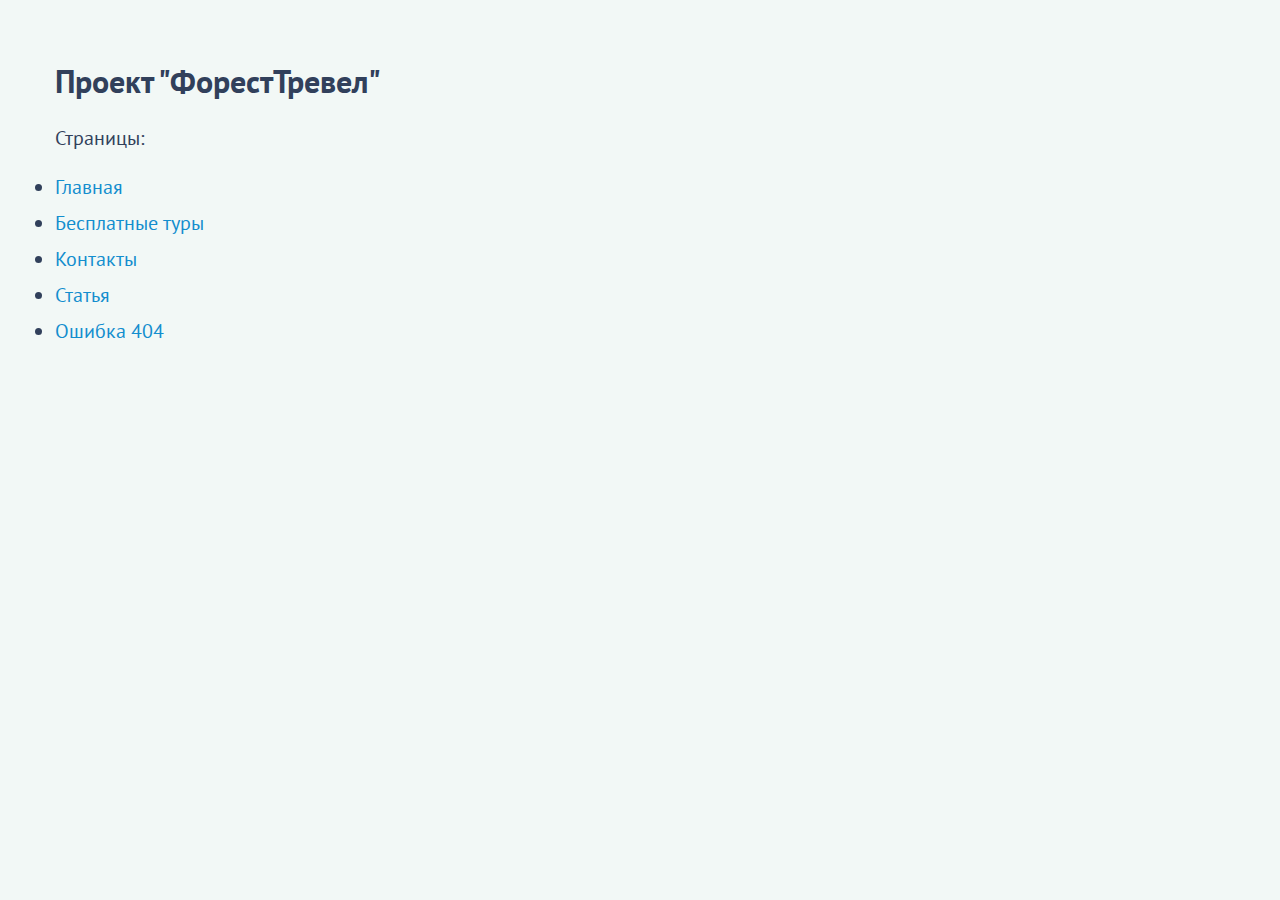
<file: index.html>
<!DOCTYPE html>
<html lang="ru">

<head>
    <meta charset="UTF-8">
    <meta http-equiv="X-UA-Compatible" content="IE=edge">
    <meta name="viewport" content="width=device-width, initial-scale=1.0">
    <title>ФорестТревел</title>
    <link rel="apple-touch-icon" sizes="180x180" href=".//img/icons/apple-touch-icon.png">
    <link rel="icon" type="image/png" sizes="32x32" href="./img/icons/favicon-32x32.png">
    <link rel="icon" type="image/png" sizes="16x16" href="./img/icons/favicon-16x16.png">
    <link rel="manifest" href="./img/icons/site.webmanifest">
    <link rel="mask-icon" href="./img/icons/safari-pinned-tab.svg" color="#5bbad5">
    <link rel="shortcut icon" href="./img/icons/favicon.ico">
    <meta name="msapplication-TileColor" content="#da532c">
    <meta name="msapplication-config" content="./img/icons/browserconfig.xml">
    <link rel="stylesheet" href="./css/main.css">
    <link rel="preconnect" href="https://fonts.googleapis.com">
    <link rel="preconnect" href="https://fonts.gstatic.com" crossorigin>
    <link href="https://fonts.googleapis.com/css2?family=Lobster&family=PT+Sans:wght@400;700&display=swap"
        rel="stylesheet">
</head>

<body class="bgcolor">
    <header>
        
        
    </header>

    <main class="inner-page">
        <div class="container">
            <h1 class="project-title">Проект "ФорестТревел"</h1>
            <p class="main-content-p project">Страницы:</p>
            <ul class="project-list">
                <li class="project-link"><a href="main.html">Главная</a></li>
                <li class="project-link"><a href="tours.html">Бесплатные туры</a></li>
                <li class="project-link"><a href="contacts.html">Контакты</a></li>
                <li class="project-link"><a href="article-tracking.html">Статья</a></li>
                <li class="project-link"><a href="404.html">Ошибка 404</a></li>
            </ul>
        </div>
    </main>
    

    <footer>
    
</footer>
</body>

</html>
</file>
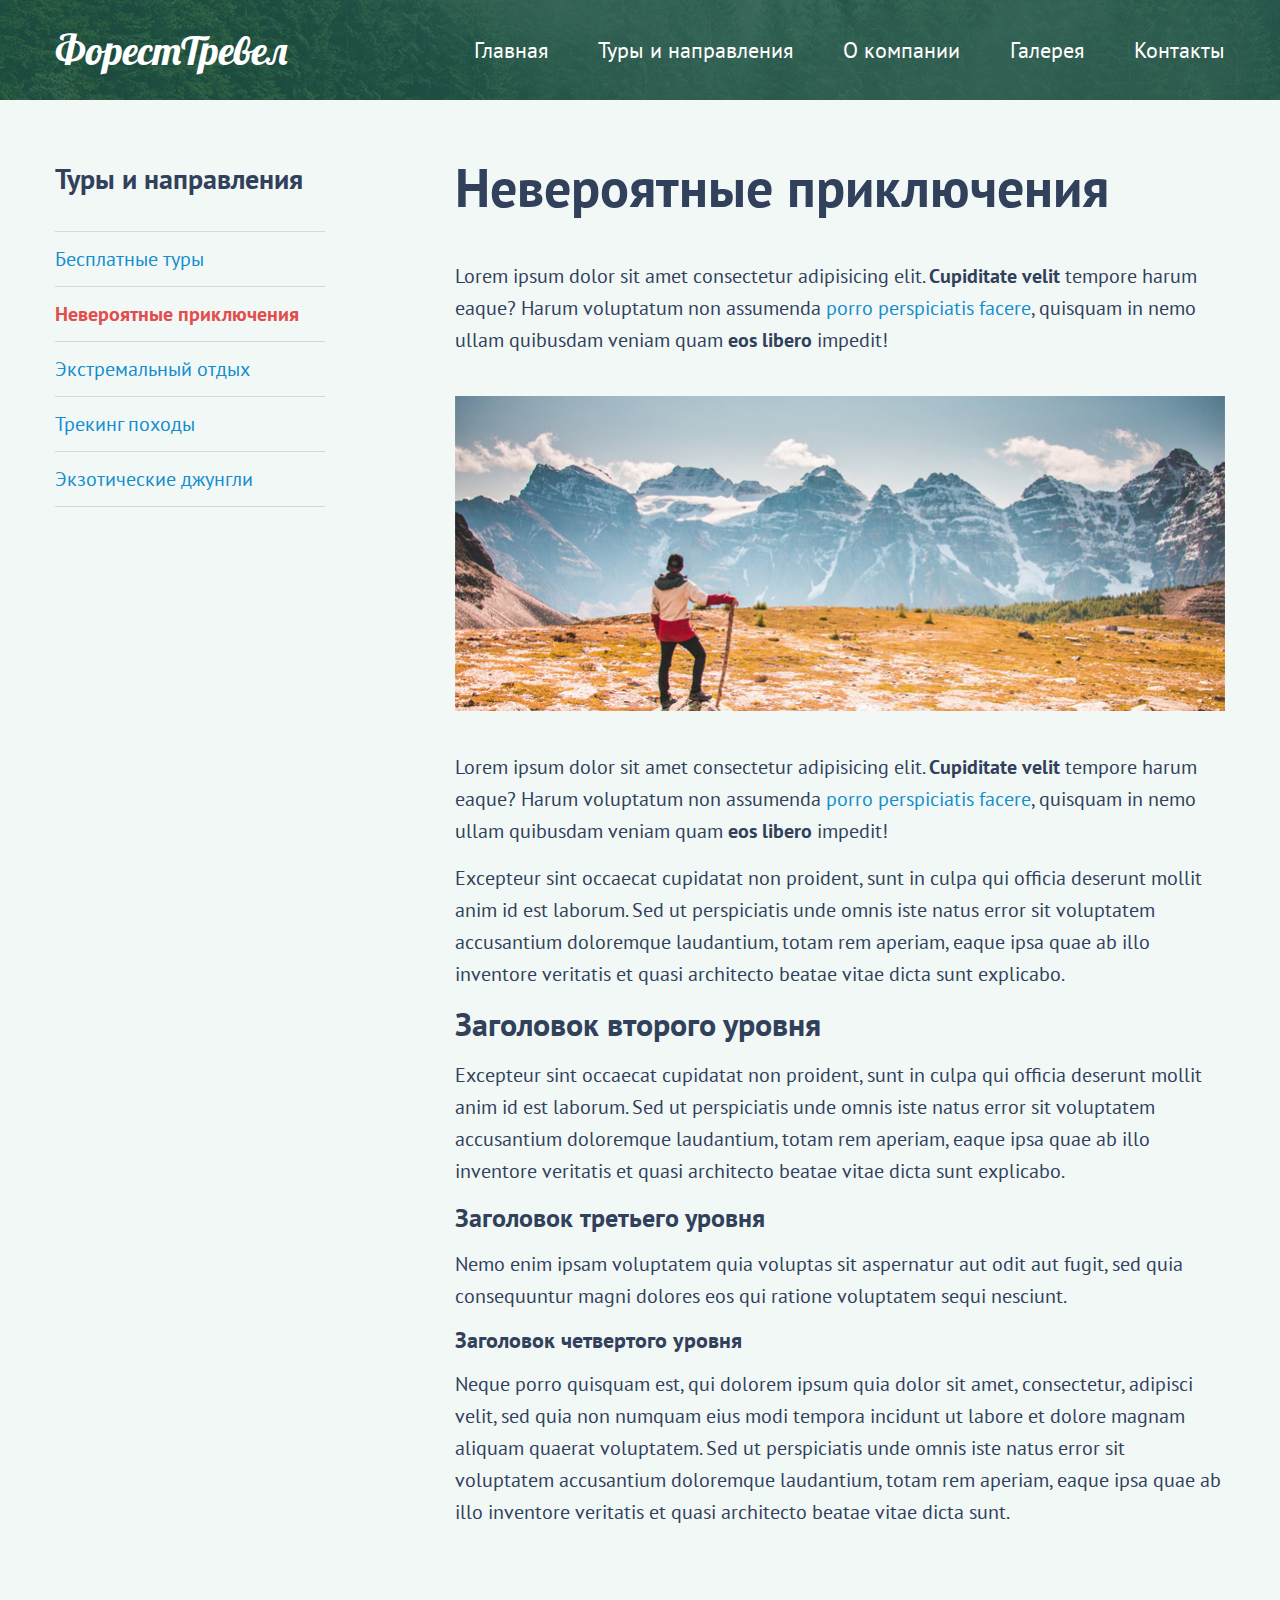
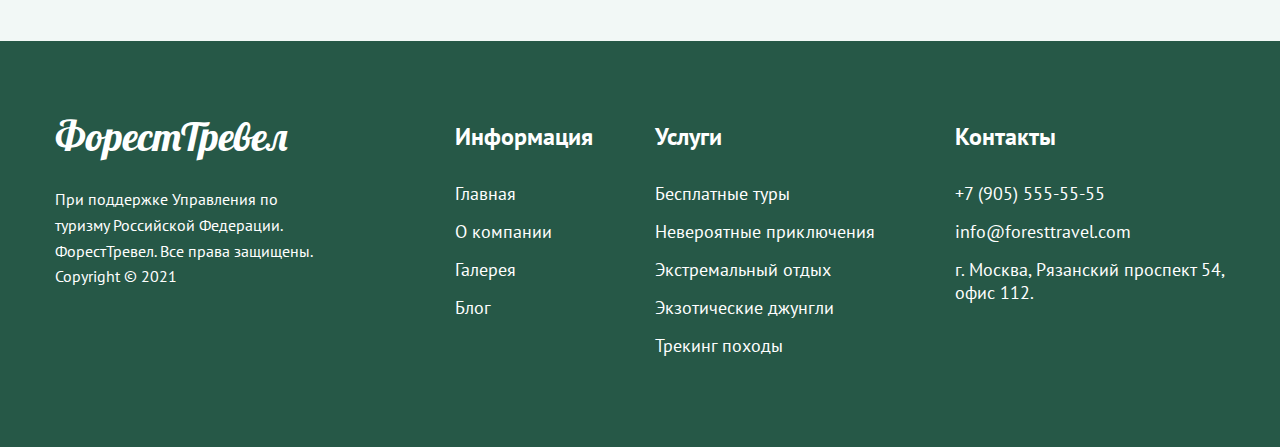
<file: article-adventures.html>
<!DOCTYPE html>
<html lang="ru">

<head>
    <meta charset="UTF-8">
    <meta http-equiv="X-UA-Compatible" content="IE=edge">
    <meta name="viewport" content="width=device-width, initial-scale=1.0">
    <meta name="description" content="Невероятные приключения">
    <meta name="keywords" content="путешествие, отдых, курорт, путевка, отпуск">  
    <link rel="apple-touch-icon" sizes="180x180" href=".//img/icons/apple-touch-icon.png">
    <link rel="icon" type="image/png" sizes="32x32" href="./img/icons/favicon-32x32.png">
    <link rel="icon" type="image/png" sizes="16x16" href="./img/icons/favicon-16x16.png">
    <link rel="manifest" href="./img/icons/site.webmanifest">
    <link rel="mask-icon" href="./img/icons/safari-pinned-tab.svg" color="#5bbad5">
    <link rel="shortcut icon" href="./img/icons/favicon.ico">
    <meta name="msapplication-TileColor" content="#da532c">
    <meta name="msapplication-config" content="./img/icons/browserconfig.xml">
    <title>Невероятные приключения - агентство Форест Тревел</title>
    <link rel="stylesheet" href="./css/main.css">
    <link rel="preconnect" href="https://fonts.googleapis.com">
    <link rel="preconnect" href="https://fonts.gstatic.com" crossorigin>
    <link href="https://fonts.googleapis.com/css2?family=Lobster&family=PT+Sans:wght@400;700&display=swap"
        rel="stylesheet">
</head>

<body class="bgcolor">
    <header class="header-inner">
        <div class="header-top">
            <div class="logo"><a href="main.html">ФорестТревел</a>
            </div>
            <nav class="header-nav">
                <ul class="header-nav-list">
                    <li class="header-nav-list-item"><a href="main.html" class="header-nav-link">Главная</a></li>
                    <li class="header-nav-list-item"><a href="tours.html" class="header-nav-link">Туры и направления</a></li>
                    <li class="header-nav-list-item"><a href="#" class="header-nav-link">О компании</a></li>
                    <li class="header-nav-list-item"><a href="#" class="header-nav-link">Галерея</a></li>
                    <li class="header-nav-list-item"><a href="contacts.html" class="header-nav-link">Контакты</a></li>
                </ul>
            </nav>
        </div>
        
    </header>

    <main class="inner-page-tours">
        <div class="container">
            <div class="row-article-page">
                <nav class="inner-page-nav">
                    <h3 class="article-page-nav-title">Туры и направления</h3>
                    <ul class="article-page-nav-list">
                        <li><a href="article-tours.html">Бесплатные туры</a></li>
                        <li><a href="article-adventures.html" class="active">Невероятные приключения</a></li>
                        <li><a href="article-extreme.html">Экстремальный отдых</a></li>
                        <li><a href="article-tracking.html">Трекинг походы</a></li>
                        <li><a href="article-exotic.html">Экзотические джунгли</a></li>
                    </ul>
                </nav>
                <article class="article">
                    <h1>Невероятные приключения</h1>
                    <p>Lorem ipsum dolor sit amet consectetur adipisicing elit. <b>Cupiditate velit</b> tempore harum eaque? Harum voluptatum non assumenda <a href="#">porro perspiciatis facere</a>, quisquam in nemo ullam quibusdam veniam quam <b>eos libero</b> impedit!</p>
                    <img src="./img/articles/landscape.jpg" alt="Невероятные приключения">
                    <p>Lorem ipsum dolor sit amet consectetur adipisicing elit. <b>Cupiditate velit</b> tempore harum eaque? Harum voluptatum non assumenda <a href="#">porro perspiciatis facere</a>, quisquam in nemo ullam quibusdam veniam quam <b>eos libero</b> impedit!</p>
                    <p>Excepteur sint occaecat cupidatat non proident, sunt in culpa qui officia deserunt mollit anim id est laborum. Sed ut perspiciatis unde omnis iste natus error sit voluptatem accusantium doloremque laudantium, totam rem aperiam, eaque ipsa quae ab illo inventore veritatis et quasi architecto beatae vitae dicta sunt explicabo. </p>
                    <h2>Заголовок второго уровня</h2>
                    <p>Excepteur sint occaecat cupidatat non proident, sunt in culpa qui officia deserunt mollit anim id est laborum. Sed ut perspiciatis unde omnis iste natus error sit voluptatem accusantium doloremque laudantium, totam rem aperiam, eaque ipsa quae ab illo inventore veritatis et quasi architecto beatae vitae dicta sunt explicabo. </p>
                    <h3>Заголовок третьего уровня</h3>
                    <p>Nemo enim ipsam voluptatem quia voluptas sit aspernatur aut odit aut fugit, sed quia consequuntur magni dolores eos qui ratione voluptatem sequi nesciunt.</p>
                    <h4>Заголовок четвертого уровня</h4>
                    <p>Neque porro quisquam est, qui dolorem ipsum quia dolor sit amet, consectetur, adipisci velit, sed quia non numquam eius modi tempora incidunt ut labore et dolore magnam aliquam quaerat voluptatem.
                    Sed ut perspiciatis unde omnis iste natus error sit voluptatem accusantium doloremque laudantium, totam rem aperiam, eaque ipsa quae ab illo inventore veritatis et quasi architecto beatae vitae dicta sunt.</p>

                </article>

            </div>
        </div>
    </main>
    

    <footer class="footer">
        <div class="container">
            <div class="footer-row">
                <div class="footer-copyright">
                    <div class="footer-logo">
                        <div class="logo">ФорестТревел
                        </div>
                    </div>
                    <p class="footer-rights">При поддержке Управления по туризму Российской Федерации. ФорестТревел.
                        Все права защищены. Copyright © 2021</p>
                </div>
                <div class="footer-widgets-wrapper">
                    <div class="footer-widget footer-widget-info">
                        <h4 class="footer-widget-title">Информация</h4>
                        <ul class="footer-widget-list">
                            <li><a href="main.html">Главная</a></li>
                            <li><a href="#">О компании</a></li>
                            <li><a href="#">Галерея</a></li>
                            <li><a href="#">Блог</a></li>
                        </ul>
                    </div>
                    <div class="footer-widget footer-widget-services">
                        <h4 class="footer-widget-title">Услуги</h4>
                        <ul class="footer-widget-list">
                            <li><a href="#">Бесплатные туры</a></li>
                            <li><a href="#">Невероятные приключения</a></li>
                            <li><a href="#">Экстремальный отдых</a></li>
                            <li><a href="#">Экзотические джунгли</a></li>
                            <li><a href="#">Трекинг походы</a></li>
                        </ul>
                    </div>
                    <div class="footer-widget footer-widget-contacts">
                        <h4 class="footer-widget-title">Контакты</h4>
                        <ul class="footer-widget-list">
                            <li><a href="tel:+79055555555">+7 (905) 555-55-55</a></li>
                            <li><a href="mailto:info@foresttravel.com">info@foresttravel.com</a></li>
                            <li>г. Москва, Рязанский проспект 54, офис&nbsp;112.</li>
                        </ul>
                    </div>
                </div>
            </div>
        </div>
</footer>
</body>

</html>
</file>
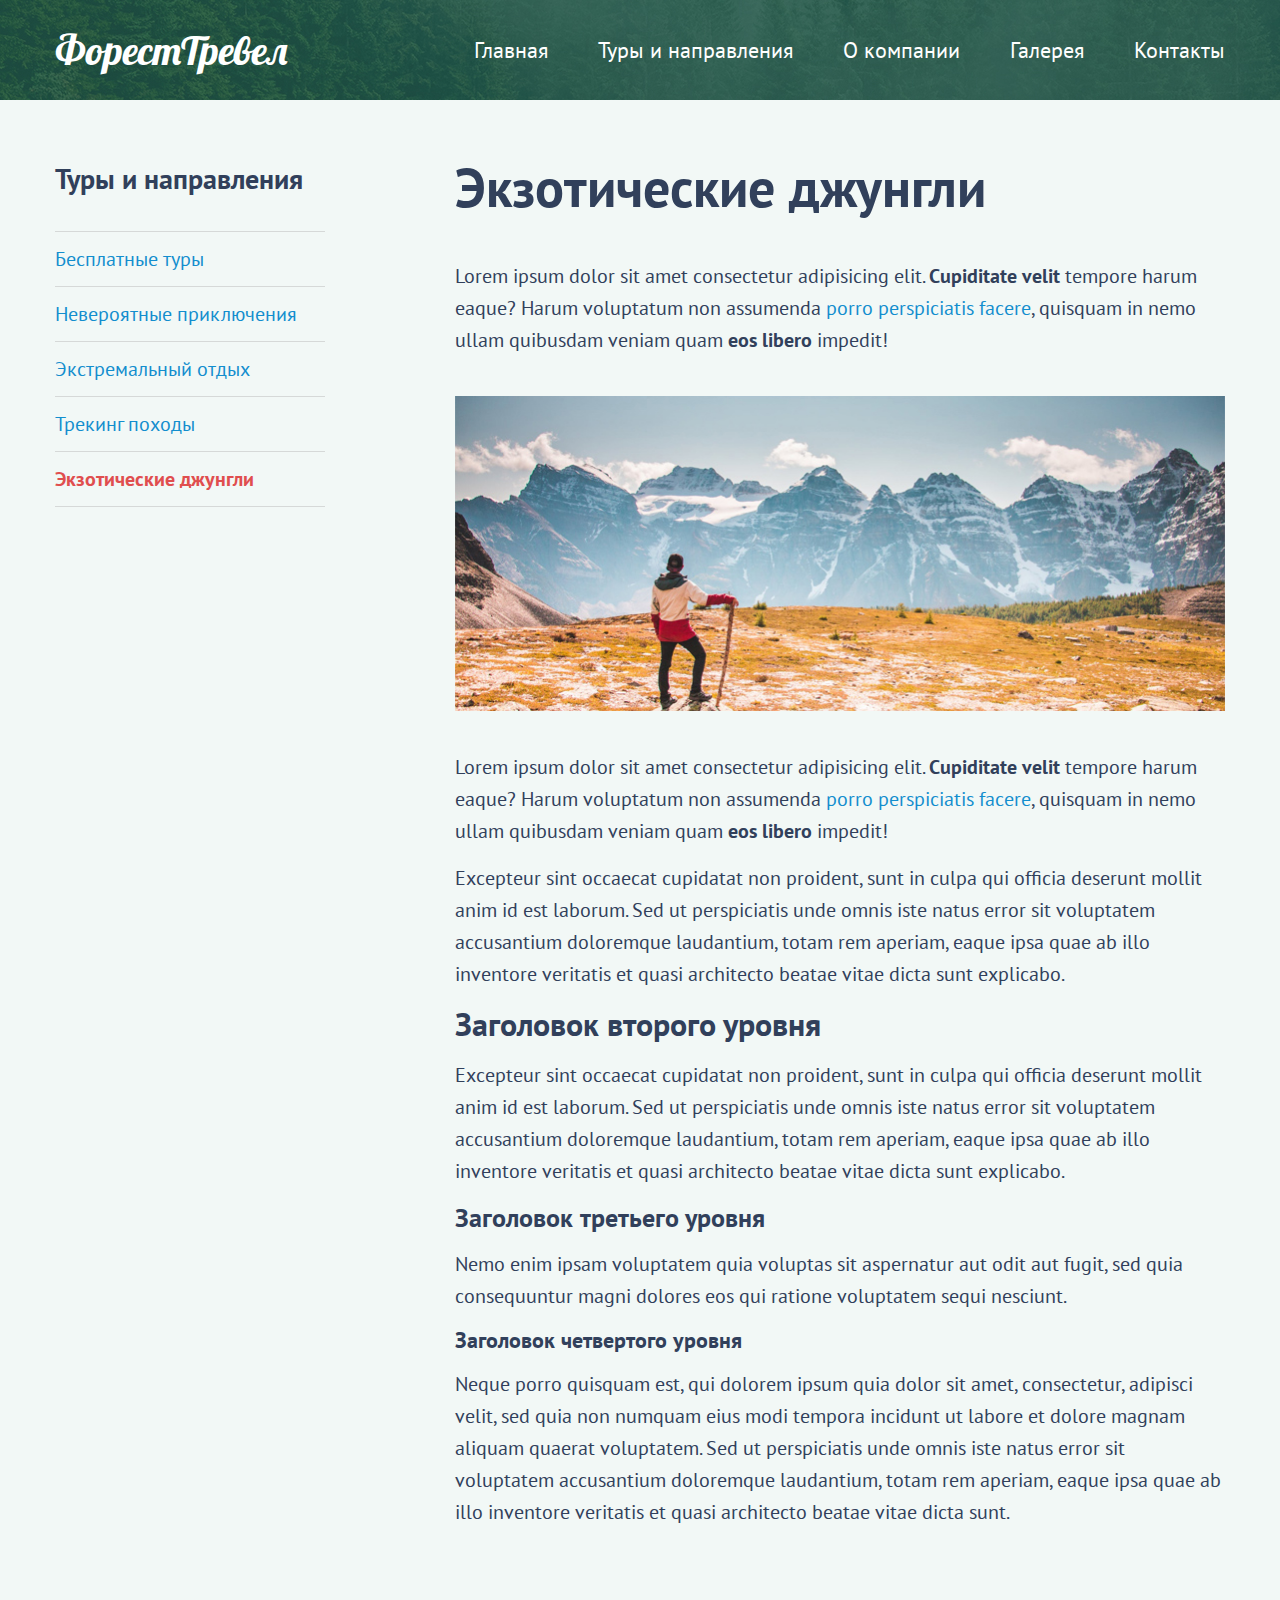
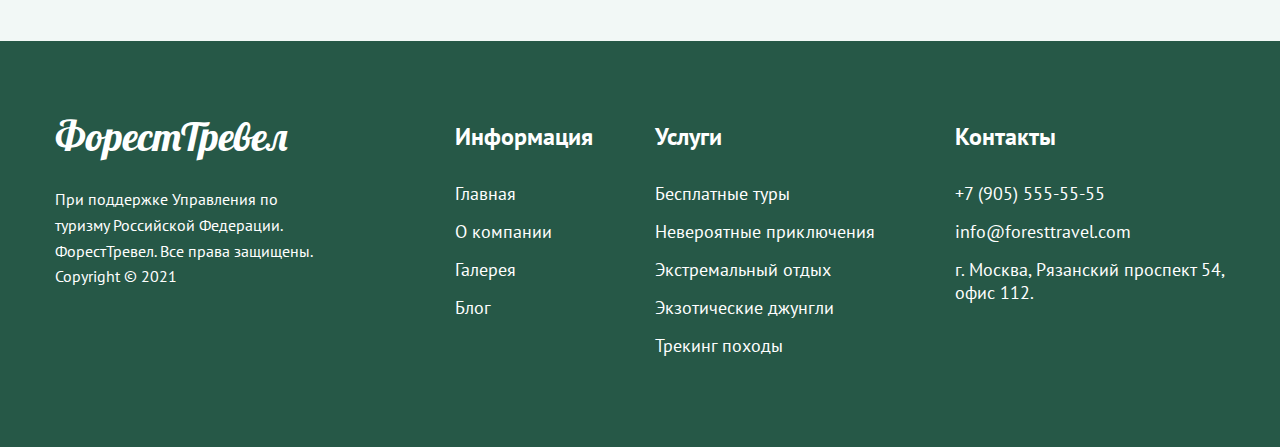
<file: article-exotic.html>
<!DOCTYPE html>
<html lang="ru">

<head>
    <meta charset="UTF-8">
    <meta http-equiv="X-UA-Compatible" content="IE=edge">
    <meta name="viewport" content="width=device-width, initial-scale=1.0">
    <meta name="description" content="Экзотические джунгли">
    <meta name="keywords" content="путешествие, отдых, курорт, путевка, отпуск">  
    <link rel="apple-touch-icon" sizes="180x180" href=".//img/icons/apple-touch-icon.png">
    <link rel="icon" type="image/png" sizes="32x32" href="./img/icons/favicon-32x32.png">
    <link rel="icon" type="image/png" sizes="16x16" href="./img/icons/favicon-16x16.png">
    <link rel="manifest" href="./img/icons/site.webmanifest">
    <link rel="mask-icon" href="./img/icons/safari-pinned-tab.svg" color="#5bbad5">
    <link rel="shortcut icon" href="./img/icons/favicon.ico">
    <meta name="msapplication-TileColor" content="#da532c">
    <meta name="msapplication-config" content="./img/icons/browserconfig.xml">
    <title>Экзотические джунгли - агентство Форест Тревел</title>
    <link rel="stylesheet" href="./css/main.css">
    <link rel="preconnect" href="https://fonts.googleapis.com">
    <link rel="preconnect" href="https://fonts.gstatic.com" crossorigin>
    <link href="https://fonts.googleapis.com/css2?family=Lobster&family=PT+Sans:wght@400;700&display=swap"
        rel="stylesheet">
</head>

<body class="bgcolor">
    <header class="header-inner">
        <div class="header-top">
            <div class="logo"><a href="main.html">ФорестТревел</a>
            </div>
            <nav class="header-nav">
                <ul class="header-nav-list">
                    <li class="header-nav-list-item"><a href="main.html" class="header-nav-link">Главная</a></li>
                    <li class="header-nav-list-item"><a href="tours.html" class="header-nav-link">Туры и направления</a></li>
                    <li class="header-nav-list-item"><a href="#" class="header-nav-link">О компании</a></li>
                    <li class="header-nav-list-item"><a href="#" class="header-nav-link">Галерея</a></li>
                    <li class="header-nav-list-item"><a href="contacts.html" class="header-nav-link">Контакты</a></li>
                </ul>
            </nav>
        </div>
        
    </header>

    <main class="inner-page-tours">
        <div class="container">
            <div class="row-article-page">
                <nav class="inner-page-nav">
                    <h3 class="article-page-nav-title">Туры и направления</h3>
                    <ul class="article-page-nav-list">
                        <li><a href="article-tours.html">Бесплатные туры</a></li>
                        <li><a href="article-adventures.html">Невероятные приключения</a></li>
                        <li><a href="article-extreme.html">Экстремальный отдых</a></li>
                        <li><a href="article-tracking.html">Трекинг походы</a></li>
                        <li><a href="article-exotic.html" class="active">Экзотические джунгли</a></li>
                    </ul>
                </nav>
                <article class="article">
                    <h1>Экзотические джунгли</h1>
                    <p>Lorem ipsum dolor sit amet consectetur adipisicing elit. <b>Cupiditate velit</b> tempore harum eaque? Harum voluptatum non assumenda <a href="#">porro perspiciatis facere</a>, quisquam in nemo ullam quibusdam veniam quam <b>eos libero</b> impedit!</p>
                    <img src="./img/articles/landscape.jpg" alt="Экзотические джунгли">
                    <p>Lorem ipsum dolor sit amet consectetur adipisicing elit. <b>Cupiditate velit</b> tempore harum eaque? Harum voluptatum non assumenda <a href="#">porro perspiciatis facere</a>, quisquam in nemo ullam quibusdam veniam quam <b>eos libero</b> impedit!</p>
                    <p>Excepteur sint occaecat cupidatat non proident, sunt in culpa qui officia deserunt mollit anim id est laborum. Sed ut perspiciatis unde omnis iste natus error sit voluptatem accusantium doloremque laudantium, totam rem aperiam, eaque ipsa quae ab illo inventore veritatis et quasi architecto beatae vitae dicta sunt explicabo. </p>
                    <h2>Заголовок второго уровня</h2>
                    <p>Excepteur sint occaecat cupidatat non proident, sunt in culpa qui officia deserunt mollit anim id est laborum. Sed ut perspiciatis unde omnis iste natus error sit voluptatem accusantium doloremque laudantium, totam rem aperiam, eaque ipsa quae ab illo inventore veritatis et quasi architecto beatae vitae dicta sunt explicabo. </p>
                    <h3>Заголовок третьего уровня</h3>
                    <p>Nemo enim ipsam voluptatem quia voluptas sit aspernatur aut odit aut fugit, sed quia consequuntur magni dolores eos qui ratione voluptatem sequi nesciunt.</p>
                    <h4>Заголовок четвертого уровня</h4>
                    <p>Neque porro quisquam est, qui dolorem ipsum quia dolor sit amet, consectetur, adipisci velit, sed quia non numquam eius modi tempora incidunt ut labore et dolore magnam aliquam quaerat voluptatem.
                    Sed ut perspiciatis unde omnis iste natus error sit voluptatem accusantium doloremque laudantium, totam rem aperiam, eaque ipsa quae ab illo inventore veritatis et quasi architecto beatae vitae dicta sunt.</p>

                </article>

            </div>
        </div>
    </main>
    

    <footer class="footer">
        <div class="container">
            <div class="footer-row">
                <div class="footer-copyright">
                    <div class="footer-logo">
                        <div class="logo">ФорестТревел
                        </div>
                    </div>
                    <p class="footer-rights">При поддержке Управления по туризму Российской Федерации. ФорестТревел.
                        Все права защищены. Copyright © 2021</p>
                </div>
                <div class="footer-widgets-wrapper">
                    <div class="footer-widget footer-widget-info">
                        <h4 class="footer-widget-title">Информация</h4>
                        <ul class="footer-widget-list">
                            <li><a href="main.html">Главная</a></li>
                            <li><a href="#">О компании</a></li>
                            <li><a href="#">Галерея</a></li>
                            <li><a href="#">Блог</a></li>
                        </ul>
                    </div>
                    <div class="footer-widget footer-widget-services">
                        <h4 class="footer-widget-title">Услуги</h4>
                        <ul class="footer-widget-list">
                            <li><a href="#">Бесплатные туры</a></li>
                            <li><a href="#">Невероятные приключения</a></li>
                            <li><a href="#">Экстремальный отдых</a></li>
                            <li><a href="#">Экзотические джунгли</a></li>
                            <li><a href="#">Трекинг походы</a></li>
                        </ul>
                    </div>
                    <div class="footer-widget footer-widget-contacts">
                        <h4 class="footer-widget-title">Контакты</h4>
                        <ul class="footer-widget-list">
                            <li><a href="tel:+79055555555">+7 (905) 555-55-55</a></li>
                            <li><a href="mailto:info@foresttravel.com">info@foresttravel.com</a></li>
                            <li>г. Москва, Рязанский проспект 54, офис&nbsp;112.</li>
                        </ul>
                    </div>
                </div>
            </div>
        </div>
</footer>
</body>

</html>
</file>
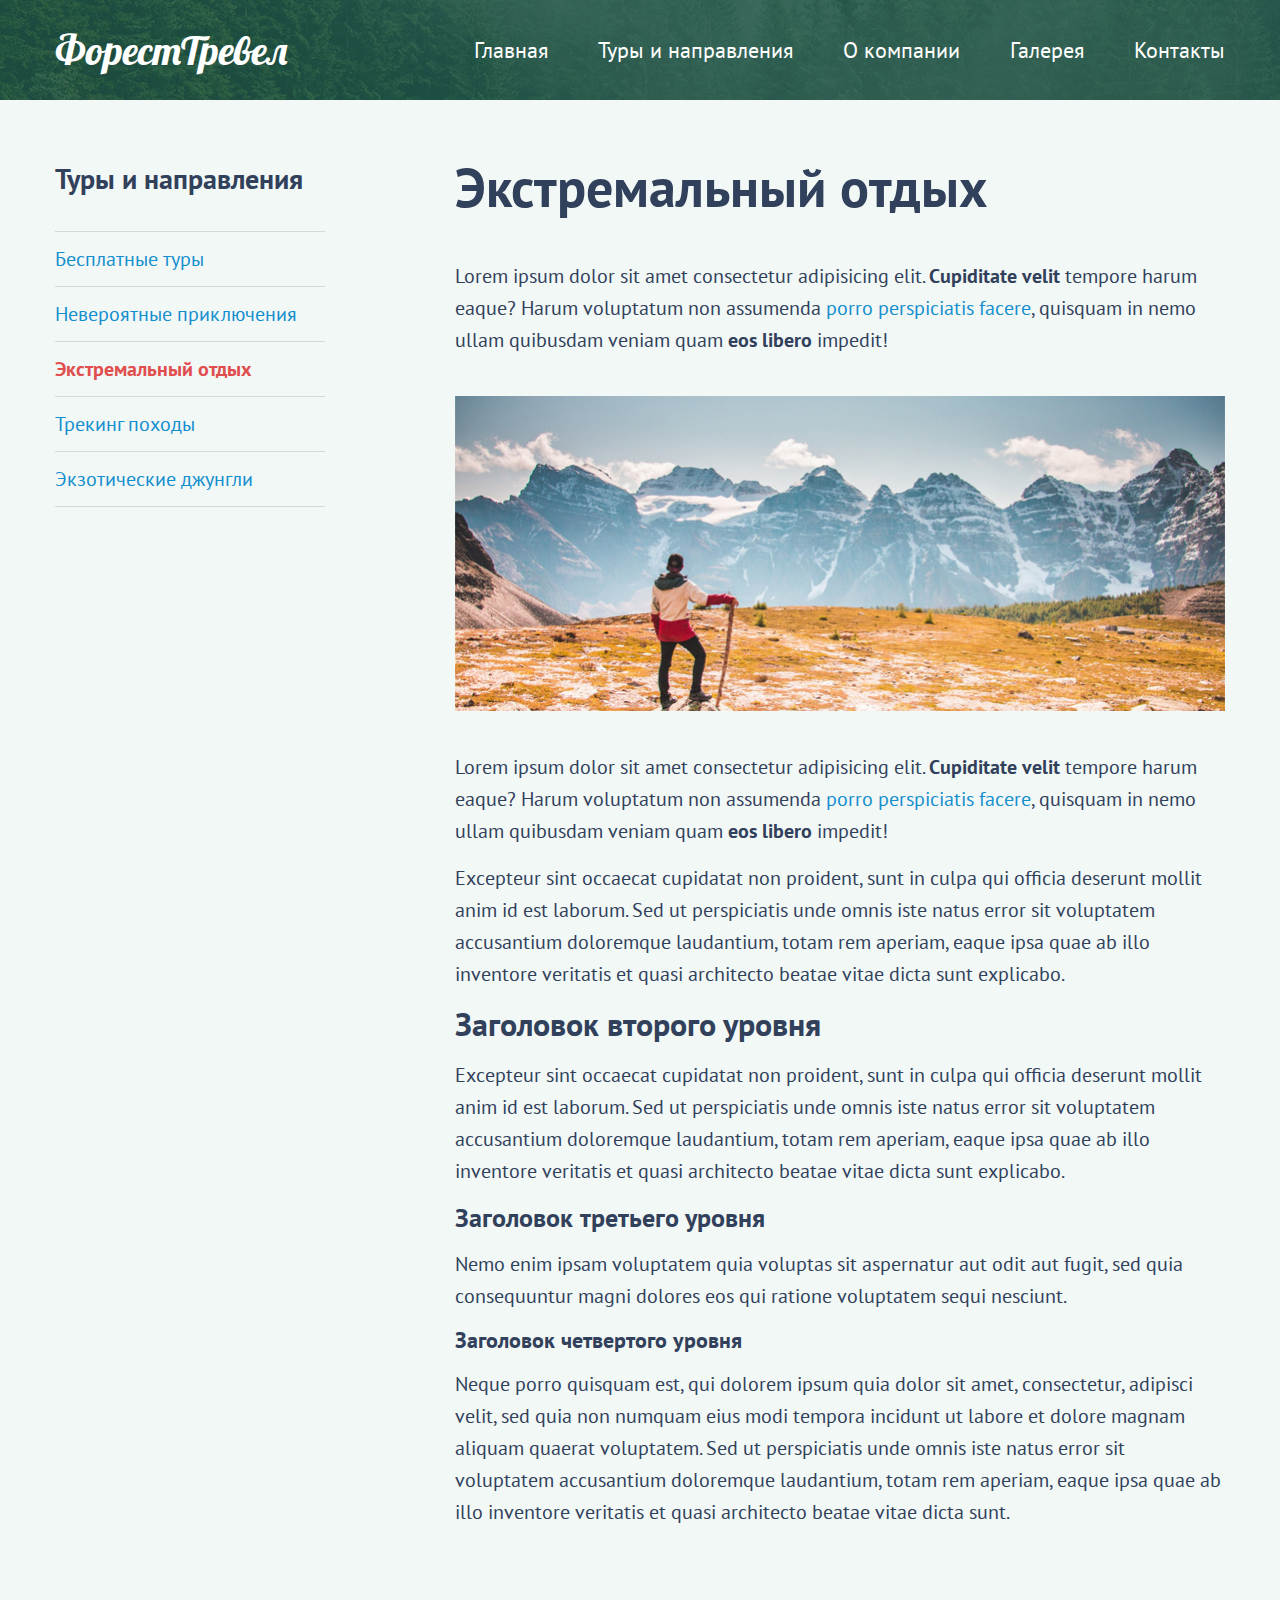
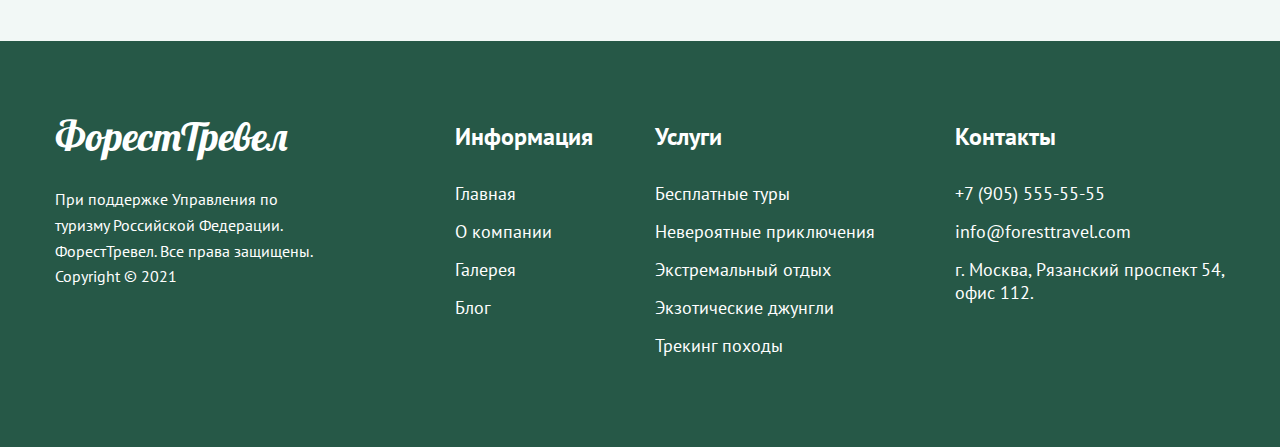
<file: article-extreme.html>
<!DOCTYPE html>
<html lang="ru">

<head>
    <meta charset="UTF-8">
    <meta http-equiv="X-UA-Compatible" content="IE=edge">
    <meta name="viewport" content="width=device-width, initial-scale=1.0">
    <meta name="description" content="Экстремальный отдых">
    <meta name="keywords" content="путешествие, отдых, курорт, путевка, отпуск">  
    <link rel="apple-touch-icon" sizes="180x180" href=".//img/icons/apple-touch-icon.png">
    <link rel="icon" type="image/png" sizes="32x32" href="./img/icons/favicon-32x32.png">
    <link rel="icon" type="image/png" sizes="16x16" href="./img/icons/favicon-16x16.png">
    <link rel="manifest" href="./img/icons/site.webmanifest">
    <link rel="mask-icon" href="./img/icons/safari-pinned-tab.svg" color="#5bbad5">
    <link rel="shortcut icon" href="./img/icons/favicon.ico">
    <meta name="msapplication-TileColor" content="#da532c">
    <meta name="msapplication-config" content="./img/icons/browserconfig.xml">
    <title>Экстремальный отдых - агентство Форест Тревел</title>
    <link rel="stylesheet" href="./css/main.css">
    <link rel="preconnect" href="https://fonts.googleapis.com">
    <link rel="preconnect" href="https://fonts.gstatic.com" crossorigin>
    <link href="https://fonts.googleapis.com/css2?family=Lobster&family=PT+Sans:wght@400;700&display=swap"
        rel="stylesheet">
</head>

<body class="bgcolor">
    <header class="header-inner">
        <div class="header-top">
            <div class="logo"><a href="main.html">ФорестТревел</a>
            </div>
            <nav class="header-nav">
                <ul class="header-nav-list">
                    <li class="header-nav-list-item"><a href="main.html" class="header-nav-link">Главная</a></li>
                    <li class="header-nav-list-item"><a href="tours.html" class="header-nav-link">Туры и направления</a></li>
                    <li class="header-nav-list-item"><a href="#" class="header-nav-link">О компании</a></li>
                    <li class="header-nav-list-item"><a href="#" class="header-nav-link">Галерея</a></li>
                    <li class="header-nav-list-item"><a href="contacts.html" class="header-nav-link">Контакты</a></li>
                </ul>
            </nav>
        </div>
        
    </header>

    <main class="inner-page-tours">
        <div class="container">
            <div class="row-article-page">
                <nav class="inner-page-nav">
                    <h3 class="article-page-nav-title">Туры и направления</h3>
                    <ul class="article-page-nav-list">
                        <li><a href="article-tours.html">Бесплатные туры</a></li>
                        <li><a href="article-adventures.html">Невероятные приключения</a></li>
                        <li><a href="article-extreme.html" class="active">Экстремальный отдых</a></li>
                        <li><a href="article-tracking.html">Трекинг походы</a></li>
                        <li><a href="article-exotic.html">Экзотические джунгли</a></li>
                    </ul>
                </nav>
                <article class="article">
                    <h1>Экстремальный отдых</h1>
                    <p>Lorem ipsum dolor sit amet consectetur adipisicing elit. <b>Cupiditate velit</b> tempore harum eaque? Harum voluptatum non assumenda <a href="#">porro perspiciatis facere</a>, quisquam in nemo ullam quibusdam veniam quam <b>eos libero</b> impedit!</p>
                    <img src="./img/articles/landscape.jpg" alt="Экстремальный отдых">
                    <p>Lorem ipsum dolor sit amet consectetur adipisicing elit. <b>Cupiditate velit</b> tempore harum eaque? Harum voluptatum non assumenda <a href="#">porro perspiciatis facere</a>, quisquam in nemo ullam quibusdam veniam quam <b>eos libero</b> impedit!</p>
                    <p>Excepteur sint occaecat cupidatat non proident, sunt in culpa qui officia deserunt mollit anim id est laborum. Sed ut perspiciatis unde omnis iste natus error sit voluptatem accusantium doloremque laudantium, totam rem aperiam, eaque ipsa quae ab illo inventore veritatis et quasi architecto beatae vitae dicta sunt explicabo. </p>
                    <h2>Заголовок второго уровня</h2>
                    <p>Excepteur sint occaecat cupidatat non proident, sunt in culpa qui officia deserunt mollit anim id est laborum. Sed ut perspiciatis unde omnis iste natus error sit voluptatem accusantium doloremque laudantium, totam rem aperiam, eaque ipsa quae ab illo inventore veritatis et quasi architecto beatae vitae dicta sunt explicabo. </p>
                    <h3>Заголовок третьего уровня</h3>
                    <p>Nemo enim ipsam voluptatem quia voluptas sit aspernatur aut odit aut fugit, sed quia consequuntur magni dolores eos qui ratione voluptatem sequi nesciunt.</p>
                    <h4>Заголовок четвертого уровня</h4>
                    <p>Neque porro quisquam est, qui dolorem ipsum quia dolor sit amet, consectetur, adipisci velit, sed quia non numquam eius modi tempora incidunt ut labore et dolore magnam aliquam quaerat voluptatem.
                    Sed ut perspiciatis unde omnis iste natus error sit voluptatem accusantium doloremque laudantium, totam rem aperiam, eaque ipsa quae ab illo inventore veritatis et quasi architecto beatae vitae dicta sunt.</p>

                </article>

            </div>
        </div>
    </main>
    

    <footer class="footer">
        <div class="container">
            <div class="footer-row">
                <div class="footer-copyright">
                    <div class="footer-logo">
                        <div class="logo">ФорестТревел
                        </div>
                    </div>
                    <p class="footer-rights">При поддержке Управления по туризму Российской Федерации. ФорестТревел.
                        Все права защищены. Copyright © 2021</p>
                </div>
                <div class="footer-widgets-wrapper">
                    <div class="footer-widget footer-widget-info">
                        <h4 class="footer-widget-title">Информация</h4>
                        <ul class="footer-widget-list">
                            <li><a href="main.html">Главная</a></li>
                            <li><a href="#">О компании</a></li>
                            <li><a href="#">Галерея</a></li>
                            <li><a href="#">Блог</a></li>
                        </ul>
                    </div>
                    <div class="footer-widget footer-widget-services">
                        <h4 class="footer-widget-title">Услуги</h4>
                        <ul class="footer-widget-list">
                            <li><a href="#">Бесплатные туры</a></li>
                            <li><a href="#">Невероятные приключения</a></li>
                            <li><a href="#">Экстремальный отдых</a></li>
                            <li><a href="#">Экзотические джунгли</a></li>
                            <li><a href="#">Трекинг походы</a></li>
                        </ul>
                    </div>
                    <div class="footer-widget footer-widget-contacts">
                        <h4 class="footer-widget-title">Контакты</h4>
                        <ul class="footer-widget-list">
                            <li><a href="tel:+79055555555">+7 (905) 555-55-55</a></li>
                            <li><a href="mailto:info@foresttravel.com">info@foresttravel.com</a></li>
                            <li>г. Москва, Рязанский проспект 54, офис&nbsp;112.</li>
                        </ul>
                    </div>
                </div>
            </div>
        </div>
</footer>
</body>

</html>
</file>
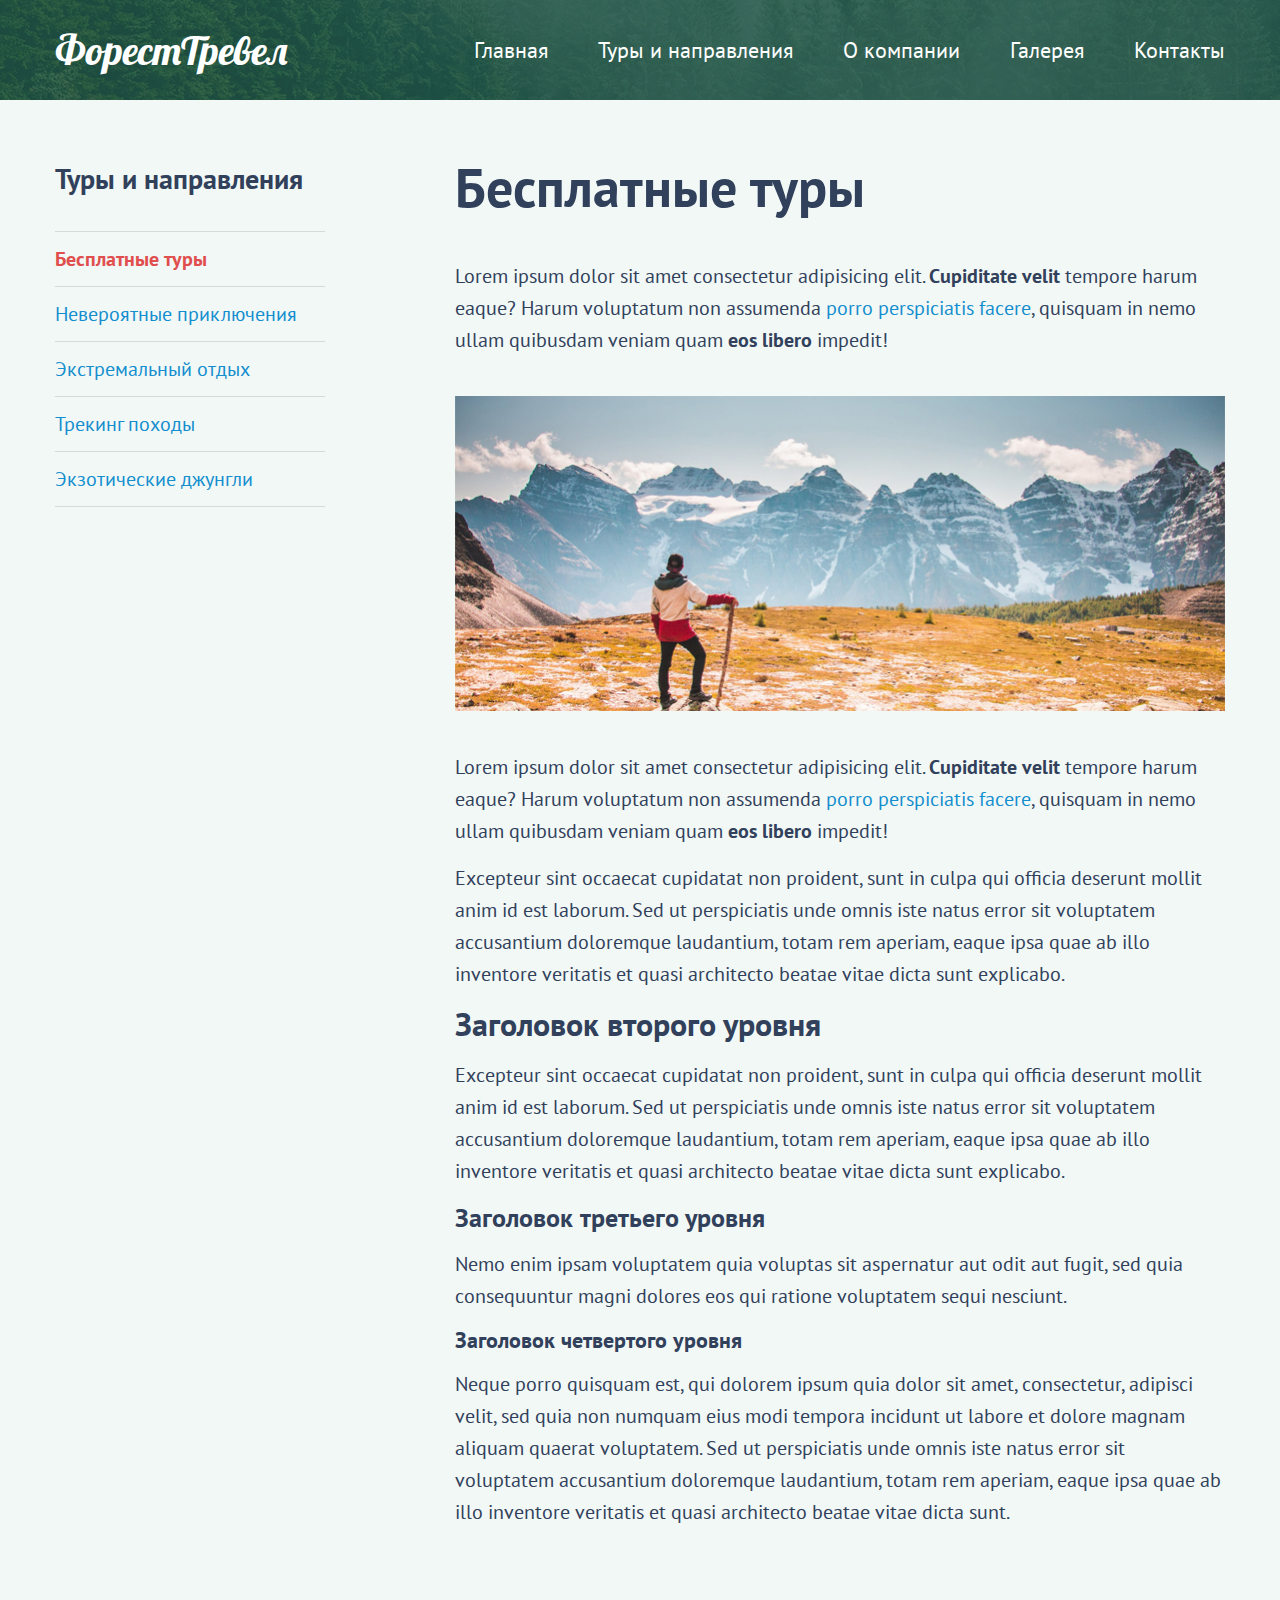
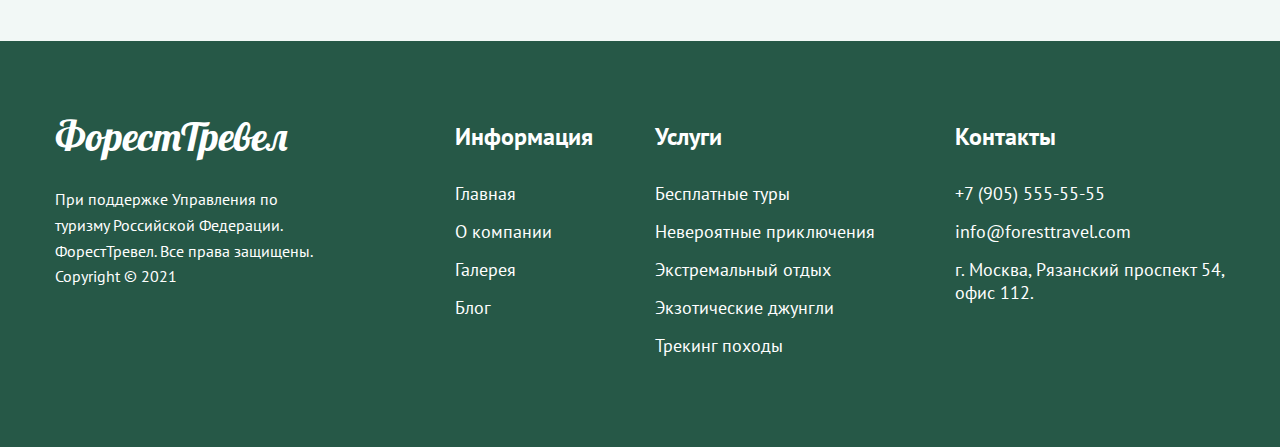
<file: article-tours.html>
<!DOCTYPE html>
<html lang="ru">

<head>
    <meta charset="UTF-8">
    <meta http-equiv="X-UA-Compatible" content="IE=edge">
    <meta name="viewport" content="width=device-width, initial-scale=1.0">
    <meta name="description" content="Турпоходы по дикой природе от турагентства Форест Тревел">
    <meta name="keywords" content="турпоходы, лес, природа, турагентство, Форест Тревел">  
    <title>Туры и направления - агентство Форест Тревел</title>
    <link rel="apple-touch-icon" sizes="180x180" href=".//img/icons/apple-touch-icon.png">
    <link rel="icon" type="image/png" sizes="32x32" href="./img/icons/favicon-32x32.png">
    <link rel="icon" type="image/png" sizes="16x16" href="./img/icons/favicon-16x16.png">
    <link rel="manifest" href="./img/icons/site.webmanifest">
    <link rel="mask-icon" href="./img/icons/safari-pinned-tab.svg" color="#5bbad5">
    <link rel="shortcut icon" href="./img/icons/favicon.ico">
    <meta name="msapplication-TileColor" content="#da532c">
    <meta name="msapplication-config" content="./img/icons/browserconfig.xml">
    <link rel="stylesheet" href="./css/main.css">
    <link rel="preconnect" href="https://fonts.googleapis.com">
    <link rel="preconnect" href="https://fonts.gstatic.com" crossorigin>
    <link href="https://fonts.googleapis.com/css2?family=Lobster&family=PT+Sans:wght@400;700&display=swap"
        rel="stylesheet">
</head>

<body class="bgcolor">
    <header class="header-inner">
        <div class="header-top">
            <div class="logo"><a href="main.html">ФорестТревел</a>
            </div>
            <nav class="header-nav">
                <ul class="header-nav-list">
                    <li class="header-nav-list-item"><a href="main.html" class="header-nav-link">Главная</a></li>
                    <li class="header-nav-list-item"><a href="tours.html" class="header-nav-link">Туры и направления</a></li>
                    <li class="header-nav-list-item"><a href="#" class="header-nav-link">О компании</a></li>
                    <li class="header-nav-list-item"><a href="#" class="header-nav-link">Галерея</a></li>
                    <li class="header-nav-list-item"><a href="contacts.html" class="header-nav-link">Контакты</a></li>
                </ul>
            </nav>
        </div>
        
    </header>

    <main class="inner-page-tours">
        <div class="container">
            <div class="row-article-page">
                <nav class="inner-page-nav">
                    <h3 class="article-page-nav-title">Туры и направления</h3>
                    <ul class="article-page-nav-list">
                        <li><a href="article-tours.html" class="active">Бесплатные туры</a></li>
                        <li><a href="article-adventures.html">Невероятные приключения</a></li>
                        <li><a href="article-extreme.html">Экстремальный отдых</a></li>
                        <li><a href="article-tracking.html">Трекинг походы</a></li>
                        <li><a href="article-exotic.html">Экзотические джунгли</a></li>
                    </ul>
                </nav>
                <article class="article">
                    <h1>Бесплатные туры</h1>
                    <p>Lorem ipsum dolor sit amet consectetur adipisicing elit. <b>Cupiditate velit</b> tempore harum eaque? Harum voluptatum non assumenda <a href="#">porro perspiciatis facere</a>, quisquam in nemo ullam quibusdam veniam quam <b>eos libero</b> impedit!</p>
                    <img src="./img/articles/landscape.jpg" alt="Бесплатные туры">
                    <p>Lorem ipsum dolor sit amet consectetur adipisicing elit. <b>Cupiditate velit</b> tempore harum eaque? Harum voluptatum non assumenda <a href="#">porro perspiciatis facere</a>, quisquam in nemo ullam quibusdam veniam quam <b>eos libero</b> impedit!</p>
                    <p>Excepteur sint occaecat cupidatat non proident, sunt in culpa qui officia deserunt mollit anim id est laborum. Sed ut perspiciatis unde omnis iste natus error sit voluptatem accusantium doloremque laudantium, totam rem aperiam, eaque ipsa quae ab illo inventore veritatis et quasi architecto beatae vitae dicta sunt explicabo. </p>
                    <h2>Заголовок второго уровня</h2>
                    <p>Excepteur sint occaecat cupidatat non proident, sunt in culpa qui officia deserunt mollit anim id est laborum. Sed ut perspiciatis unde omnis iste natus error sit voluptatem accusantium doloremque laudantium, totam rem aperiam, eaque ipsa quae ab illo inventore veritatis et quasi architecto beatae vitae dicta sunt explicabo. </p>
                    <h3>Заголовок третьего уровня</h3>
                    <p>Nemo enim ipsam voluptatem quia voluptas sit aspernatur aut odit aut fugit, sed quia consequuntur magni dolores eos qui ratione voluptatem sequi nesciunt.</p>
                    <h4>Заголовок четвертого уровня</h4>
                    <p>Neque porro quisquam est, qui dolorem ipsum quia dolor sit amet, consectetur, adipisci velit, sed quia non numquam eius modi tempora incidunt ut labore et dolore magnam aliquam quaerat voluptatem.
                    Sed ut perspiciatis unde omnis iste natus error sit voluptatem accusantium doloremque laudantium, totam rem aperiam, eaque ipsa quae ab illo inventore veritatis et quasi architecto beatae vitae dicta sunt.</p>

                </article>

            </div>
        </div>
    </main>
    

    <footer class="footer">
        <div class="container">
            <div class="footer-row">
                <div class="footer-copyright">
                    <div class="footer-logo">
                        <div class="logo">ФорестТревел
                        </div>
                    </div>
                    <p class="footer-rights">При поддержке Управления по туризму Российской Федерации. ФорестТревел.
                        Все права защищены. Copyright © 2021</p>
                </div>
                <div class="footer-widgets-wrapper">
                    <div class="footer-widget footer-widget-info">
                        <h4 class="footer-widget-title">Информация</h4>
                        <ul class="footer-widget-list">
                            <li><a href="main.html">Главная</a></li>
                            <li><a href="#">О компании</a></li>
                            <li><a href="#">Галерея</a></li>
                            <li><a href="#">Блог</a></li>
                        </ul>
                    </div>
                    <div class="footer-widget footer-widget-services">
                        <h4 class="footer-widget-title">Услуги</h4>
                        <ul class="footer-widget-list">
                            <li><a href="#">Бесплатные туры</a></li>
                            <li><a href="#">Невероятные приключения</a></li>
                            <li><a href="#">Экстремальный отдых</a></li>
                            <li><a href="#">Экзотические джунгли</a></li>
                            <li><a href="#">Трекинг походы</a></li>
                        </ul>
                    </div>
                    <div class="footer-widget footer-widget-contacts">
                        <h4 class="footer-widget-title">Контакты</h4>
                        <ul class="footer-widget-list">
                            <li><a href="tel:+79055555555">+7 (905) 555-55-55</a></li>
                            <li><a href="mailto:info@foresttravel.com">info@foresttravel.com</a></li>
                            <li>г. Москва, Рязанский проспект 54, офис&nbsp;112.</li>
                        </ul>
                    </div>
                </div>
            </div>
        </div>
</footer>
</body>

</html>
</file>
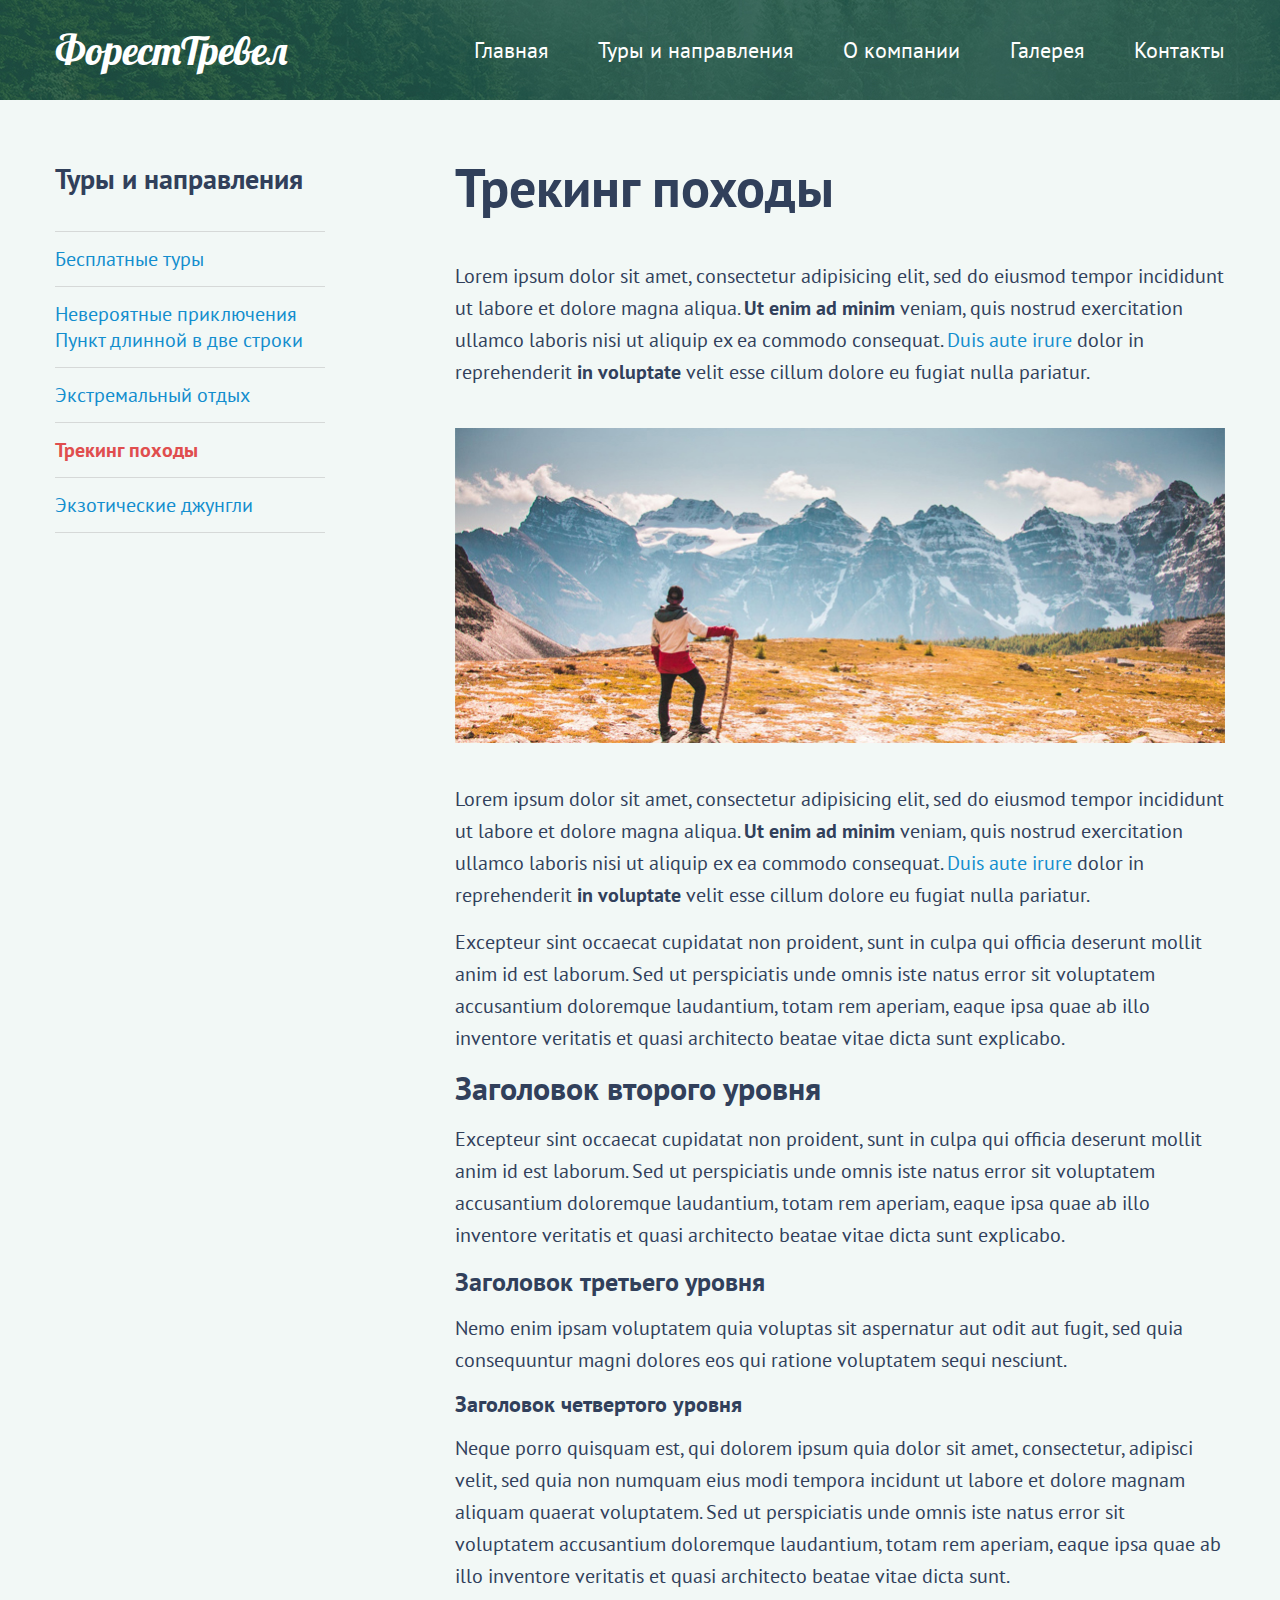
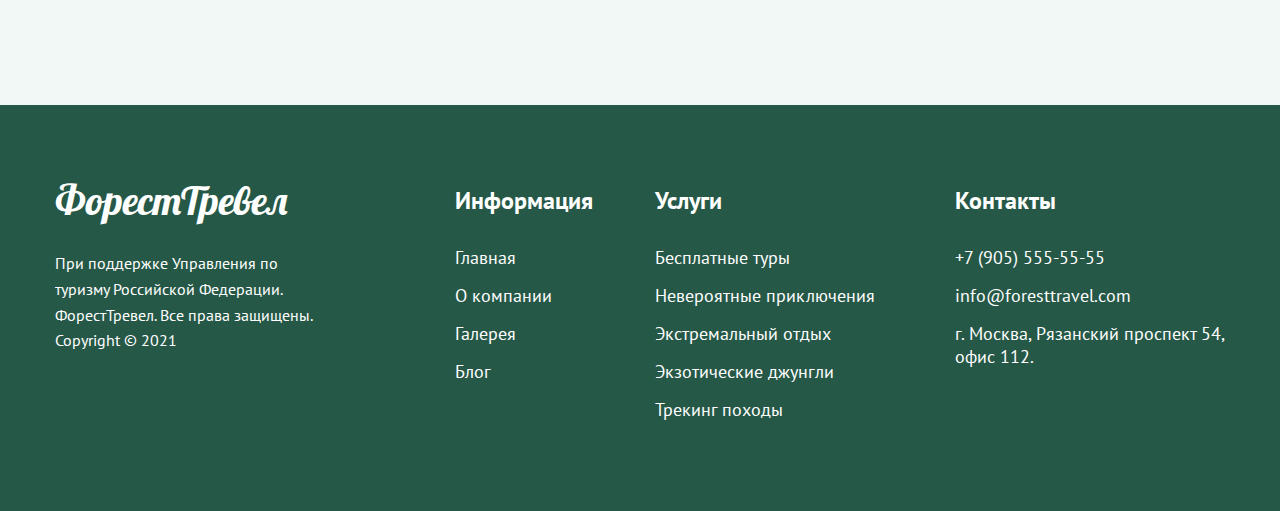
<file: article-tracking.html>
<!DOCTYPE html>
<html lang="ru">

<head>
    <meta charset="UTF-8">
    <meta http-equiv="X-UA-Compatible" content="IE=edge">
    <meta name="viewport" content="width=device-width, initial-scale=1.0">
    <meta name="description" content="Трекинг походы">
    <meta name="keywords" content="путешествие, отдых, курорт, путевка, отпуск">  
    <title>Трекинг походы - агентство Форест Тревел</title>
    <link rel="apple-touch-icon" sizes="180x180" href=".//img/icons/apple-touch-icon.png">
    <link rel="icon" type="image/png" sizes="32x32" href="./img/icons/favicon-32x32.png">
    <link rel="icon" type="image/png" sizes="16x16" href="./img/icons/favicon-16x16.png">
    <link rel="manifest" href="./img/icons/site.webmanifest">
    <link rel="mask-icon" href="./img/icons/safari-pinned-tab.svg" color="#5bbad5">
    <link rel="shortcut icon" href="./img/icons/favicon.ico">
    <meta name="msapplication-TileColor" content="#da532c">
    <meta name="msapplication-config" content="./img/icons/browserconfig.xml">
    <link rel="stylesheet" href="./css/main.css">
    <link rel="stylesheet" href="./css/media.css">
    <link rel="preconnect" href="https://fonts.googleapis.com">
    <link rel="preconnect" href="https://fonts.gstatic.com" crossorigin>
    <link href="https://fonts.googleapis.com/css2?family=Lobster&family=PT+Sans:wght@400;700&display=swap"
        rel="stylesheet">
</head>

<body class="bgcolor">
    <header class="header-inner">
        <div class="header-top">
            <div class="logo article-logo"><a href="main.html">ФорестТревел</a>
            </div>
            <nav class="header-nav">
                <ul class="header-nav-list">
                    <li class="header-nav-list-item"><a href="main.html" class="header-nav-link">Главная</a></li>
                    <li class="header-nav-list-item"><a href="tours.html" class="header-nav-link">Туры и направления</a></li>
                    <li class="header-nav-list-item"><a href="#" class="header-nav-link">О компании</a></li>
                    <li class="header-nav-list-item"><a href="#" class="header-nav-link">Галерея</a></li>
                    <li class="header-nav-list-item"><a href="contacts.html" class="header-nav-link">Контакты</a></li>
                </ul>
                <div class="header-nav-button-tours">
                    <img src="./img/icons/menu.svg" alt="menu">
                </div>
            </nav>
        </div>
        
    </header>

    <main class="inner-page-tours inner-page-article">
        <div class="container">
            <div class="row-article-page">
                <nav class="inner-page-nav inner-page-nav-article">
                    <h3 class="article-page-nav-title">Туры и направления</h3>
                    <ul class="article-page-nav-list">
                        <li><a href="article-tours.html">Бесплатные туры</a></li>
                        <li><a href="article-adventures.html">Невероятные приключения Пункт длинной в две строки</a></li>
                        <li><a href="article-extreme.html">Экстремальный отдых</a></li>
                        <li><a href="article-tracking.html" class="active">Трекинг походы</a></li>
                        <li><a href="article-exotic.html">Экзотические джунгли</a></li>
                    </ul>
                </nav>
                <article class="article">
                    <h1>Трекинг походы</h1>
                    <p>Lorem ipsum dolor sit amet, consectetur adipisicing elit, sed do eiusmod tempor incididunt ut labore et dolore magna aliqua. <b>Ut enim ad minim</b> veniam, quis nostrud exercitation ullamco laboris nisi ut aliquip ex ea commodo consequat. <a href="#">Duis aute irure</a> dolor in reprehenderit <b>in voluptate</b> velit esse cillum dolore eu fugiat nulla pariatur.</p>
                    <img src="./img/articles/landscape.jpg" alt="Трекинг походы">
                    <p>Lorem ipsum dolor sit amet, consectetur adipisicing elit, sed do eiusmod tempor incididunt ut labore et dolore magna aliqua. <b>Ut enim ad minim</b> veniam, quis nostrud exercitation ullamco laboris nisi ut aliquip ex ea commodo consequat. <a href="#">Duis aute irure</a> dolor in reprehenderit <b>in voluptate</b> velit esse cillum dolore eu fugiat nulla pariatur.</p>
                    <p>Excepteur sint occaecat cupidatat non proident, sunt in culpa qui officia deserunt mollit anim id est laborum. Sed ut perspiciatis unde omnis iste natus error sit voluptatem accusantium doloremque laudantium, totam rem aperiam, eaque ipsa quae ab illo inventore veritatis et quasi architecto beatae vitae dicta sunt explicabo. </p>
                    <h2>Заголовок второго уровня</h2>
                    <p>Excepteur sint occaecat cupidatat non proident, sunt in culpa qui officia deserunt mollit anim id est laborum. Sed ut perspiciatis unde omnis iste natus error sit voluptatem accusantium doloremque laudantium, totam rem aperiam, eaque ipsa quae ab illo inventore veritatis et quasi architecto beatae vitae dicta sunt explicabo. </p>
                    <h3>Заголовок третьего уровня</h3>
                    <p>Nemo enim ipsam voluptatem quia voluptas sit aspernatur aut odit aut fugit, sed quia consequuntur magni dolores eos qui ratione voluptatem sequi nesciunt.</p>
                    <h4>Заголовок четвертого уровня</h4>
                    <p>Neque porro quisquam est, qui dolorem ipsum quia dolor sit amet, consectetur, adipisci velit, sed quia non numquam eius modi tempora incidunt ut labore et dolore magnam aliquam quaerat voluptatem.
                    Sed ut perspiciatis unde omnis iste natus error sit voluptatem accusantium doloremque laudantium, totam rem aperiam, eaque ipsa quae ab illo inventore veritatis et quasi architecto beatae vitae dicta sunt.</p>

                </article>

            </div>
        </div>
    </main>
    

    <footer class="footer">
        <div class="container">
            <div class="footer-row">
                <div class="footer-copyright">
                    <div class="footer-logo">
                        <div class="logo">ФорестТревел
                        </div>
                    </div>
                    <p class="footer-rights">При поддержке Управления по туризму Российской Федерации. ФорестТревел.
                        Все права защищены. Copyright © 2021</p>
                </div>
                <div class="footer-widgets-wrapper">
                    <div class="footer-widget footer-widget-info">
                        <h4 class="footer-widget-title">Информация</h4>
                        <ul class="footer-widget-list">
                            <li><a href="main.html">Главная</a></li>
                            <li><a href="#">О компании</a></li>
                            <li><a href="#">Галерея</a></li>
                            <li><a href="#">Блог</a></li>
                        </ul>
                    </div>
                    <div class="footer-widget footer-widget-services">
                        <h4 class="footer-widget-title">Услуги</h4>
                        <ul class="footer-widget-list">
                            <li><a href="#">Бесплатные туры</a></li>
                            <li><a href="#">Невероятные приключения</a></li>
                            <li><a href="#">Экстремальный отдых</a></li>
                            <li><a href="#">Экзотические джунгли</a></li>
                            <li><a href="#">Трекинг походы</a></li>
                        </ul>
                    </div>
                    <div class="footer-widget footer-widget-contacts">
                        <h4 class="footer-widget-title">Контакты</h4>
                        <ul class="footer-widget-list">
                            <li><a href="tel:+79055555555">+7 (905) 555-55-55</a></li>
                            <li><a href="mailto:info@foresttravel.com">info@foresttravel.com</a></li>
                            <li>г. Москва, Рязанский проспект 54, офис&nbsp;112.</li>
                        </ul>
                    </div>
                </div>
            </div>
        </div>
</footer>
</body>

</html>
</file>
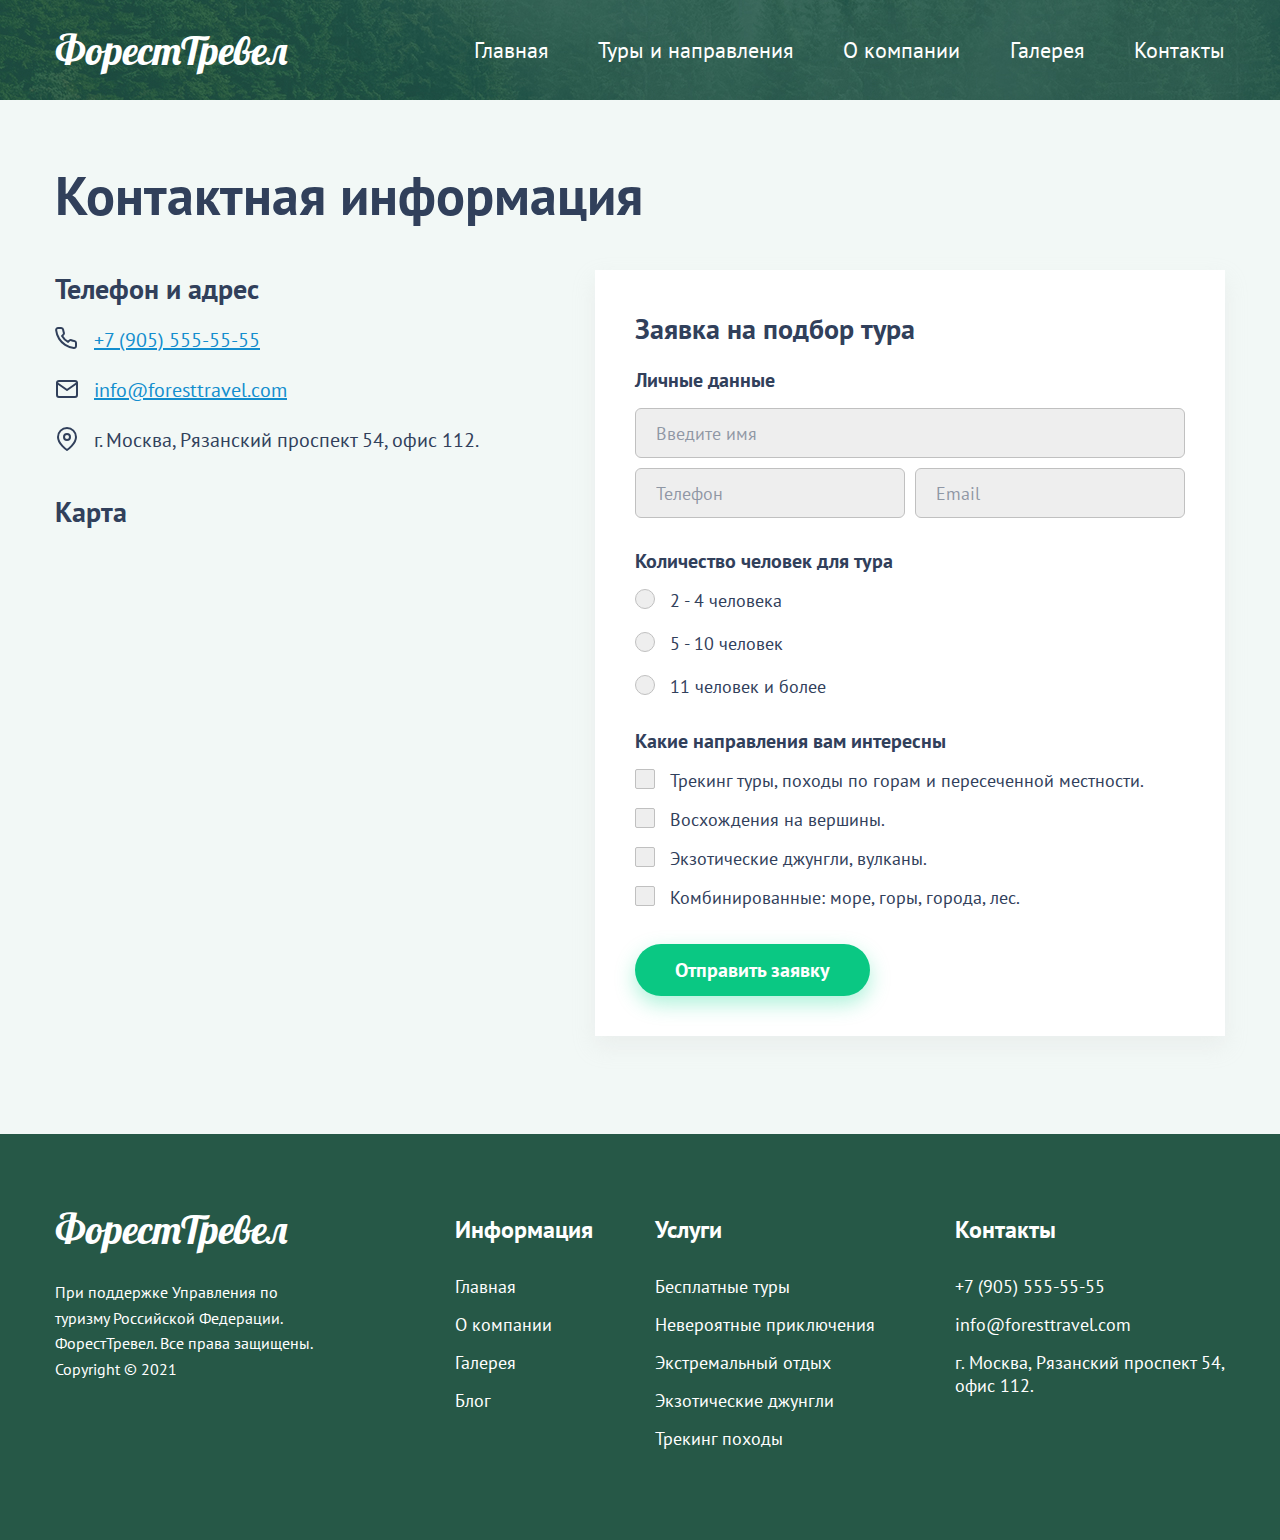
<file: contacts.html>
<!DOCTYPE html>
<html lang="ru">

<head>
    <meta charset="UTF-8">
    <meta http-equiv="X-UA-Compatible" content="IE=edge">
    <meta name="viewport" content="width=device-width, initial-scale=1.0">
    <meta name="description" content="Контакты">
    <meta name="keywords" content="путешествие, отдых, курорт, путевка, отпуск">  
    <title>Контакты - агентство Форест Тревел</title>
    <link rel="apple-touch-icon" sizes="180x180" href=".//img/icons/apple-touch-icon.png">
    <link rel="icon" type="image/png" sizes="32x32" href="./img/icons/favicon-32x32.png">
    <link rel="icon" type="image/png" sizes="16x16" href="./img/icons/favicon-16x16.png">
    <link rel="manifest" href="./img/icons/site.webmanifest">
    <link rel="mask-icon" href="./img/icons/safari-pinned-tab.svg" color="#5bbad5">
    <link rel="shortcut icon" href="./img/icons/favicon.ico">
    <meta name="msapplication-TileColor" content="#da532c">
    <meta name="msapplication-config" content="./img/icons/browserconfig.xml">
    <link rel="stylesheet" href="./css/main.css">
    <link rel="stylesheet" href="./css/media.css">
    <link rel="preconnect" href="https://fonts.googleapis.com">
    <link rel="preconnect" href="https://fonts.gstatic.com" crossorigin>
    <link href="https://fonts.googleapis.com/css2?family=Lobster&family=PT+Sans:wght@400;700&display=swap"
        rel="stylesheet">
</head>

<body class="bgcolor">
    <header class="header-inner">
        <div class="header-top">
            <div class="logo contacts-logo"><a href="main.html">ФорестТревел</a>
            </div>
            <nav class="header-nav">
                <ul class="header-nav-list">
                    <li class="header-nav-list-item"><a href="main.html" class="header-nav-link">Главная</a></li>
                    <li class="header-nav-list-item"><a href="tours.html" class="header-nav-link">Туры и направления</a>
                    </li>
                    <li class="header-nav-list-item"><a href="#" class="header-nav-link">О компании</a></li>
                    <li class="header-nav-list-item"><a href="#" class="header-nav-link">Галерея</a></li>
                    <li class="header-nav-list-item"><a href="contacts.html" class="header-nav-link">Контакты</a></li>
                </ul>
                <div class="header-nav-button">
                    <img src="./img/icons/menu.svg" alt="menu">
                </div>
            </nav>
        </div>

    </header>

    <main class="inner-page-tours inner-page-contacts">
        <div class="container">
            <div class="contacts-header">
                <h1 class="main-title main-title-contacts">Контактная информация</h1>
            </div>
            <div class="contacts-row">
                <!-- Contact Info -->   
                    <div class="contact-info">
                        <div class="contact-block">
                            <h4 class="contact-block-title">
                                Телефон и адрес
                            </h4>
                            <div class="contact-block-body">
                                <ul class="contacts-list">
                                    <li class="contacts-list-icon phone"><a href="tel:79055555555">+7 (905) 555-55-55</a>
                                    </li>
                                    <li class="contacts-list-icon mail"><a
                                            href="mailto:info@foresttravel.com">info@foresttravel.com</a></li>
                                    <li class="contacts-list-icon pin">г. Москва, Рязанский проспект 54, офис 112.</li>
                                </ul>
                            </div>
                        </div>
                        <div class="contact-block">
                            <h4 class="contact-block-title">
                                Карта
                            </h4>
                            <div class="contact-block-body">
                                <div class="contact-block-map">
                                    <script type="text/javascript" charset="utf-8" async src="https://api-maps.yandex.ru/services/constructor/1.0/js/?um=constructor%3Af38a565b72d00e6058976b24c75b5c0a4788a74ce54bec9f5e2ed65558cc5aad&amp;width=470&amp;height=345&amp;lang=ru_RU&amp;scroll=true"></script>
                                </div>
                            </div>
                            <div class="contact-block-map-tablet">
                                <script type="text/javascript" charset="utf-8" async src="https://api-maps.yandex.ru/services/constructor/1.0/js/?um=constructor%3A51877b88118429a528ac1977e607835aefe0a7aa71bd12d13746bc4732991850&amp;width=420&amp;height=310&amp;lang=ru_RU&amp;scroll=true"></script>
                            </div>
                            <div class="contact-block-map-mobile">
                                <script type="text/javascript" charset="utf-8" async src="https://api-maps.yandex.ru/services/constructor/1.0/js/?um=constructor%3A51877b88118429a528ac1977e607835aefe0a7aa71bd12d13746bc4732991850&amp;width=570&amp;height=310&amp;lang=ru_RU&amp;scroll=true"></script>
                            </div>
                            <div class="contact-block-map-mobile-xs">
                                <img src="./img/contacts/map-xs.jpg" alt="Карта">
                            </div>
                        </div>
                    </div>
                  
                <!-- //Contact Info -->
                <!-- Contact form -->
                <form class="form">
                    <h3 class="form-title">Заявка на подбор тура</h3>
                    <!-- Form group -->
                    <fieldset class="form-group">
                        <legend class="form-group-title">Личные данные</legend>
                        <div class="form-group-row">
                            <input class="input" type="text" placeholder="Введите имя">
                        </div>
                        <div class="form-group-row">
                            <input class="input" type="tel" placeholder="Телефон" required>
                            <input class="input" type="email" placeholder="Email">
                        </div>
                        
                    </fieldset>
                    <!--//Form group -->
                    <!-- Form group -->
                    <fieldset class="form-group">
                        <legend class="form-group-title">Количество человек для тура</legend>
                        <label class="radio-row" for="2-4">
                            <input class="real-radio" type="radio" id="2-4" name="number-of-people">
                            <span class="custom-radio"></span>
                            <span>2 - 4 человека</span>
                        </label>
                        <label class="radio-row" for="5-10">
                            <input class="real-radio" type="radio" id="5-10" name="number-of-people">
                            <span class="custom-radio"></span>
                            <span>5 - 10 человек</span>
                        </label>
                        <label class="radio-row" for="11">
                            <input class="real-radio" type="radio" id="11" name="number-of-people">
                            <span class="custom-radio"></span><span>11 человек и более</span>
                        </label>

                    </fieldset>
                    <!--//Form group -->
                    <!--Form group -->
                    <fieldset class="form-group">
                        <legend class="form-group-title">Какие направления вам интересны</legend>
                        <label class="checkbox-row" for="tracking">
                            <input class="real-checkbox" type="checkbox" id="tracking" name="services">
                            <span class="custom-checkbox"></span>
                            <span>Трекинг туры, походы по горам и пересеченной местности.</span>
                        </label>
                        <label class="checkbox-row" for="mountains">
                            <input class="real-checkbox" type="checkbox" id="mountains" name="services">
                            <span class="custom-checkbox"></span>
                            <span>Восхождения на вершины.</span>
                            
                        </label>
                        <label class="checkbox-row" for="exotic">
                            <input class="real-checkbox" type="checkbox" id="exotic" name="services">
                            <span class="custom-checkbox"></span>
                            <span>Экзотические джунгли, вулканы.</span>
                        </label>
                        <label class="checkbox-row" for="combo">
                            <input class="real-checkbox" type="checkbox" id="combo" name="services">
                            <span class="custom-checkbox"></span><span>Комбинированные: море, горы, города, лес.</span>
                        </label>

                    </fieldset>
                    <!--//Form group -->
                    <input class="button button-form" type="submit" name="submit-button" id="submit" value="Отправить заявку">


                </form>
                <!-- //Contact form -->
            </div>
        </div>
    </main>


    <footer class="footer">
        <div class="container">
            <div class="footer-row">
                <div class="footer-copyright">
                    <div class="footer-logo">
                        <div class="logo">ФорестТревел
                        </div>
                    </div>
                    <p class="footer-rights">При поддержке Управления по туризму Российской Федерации. ФорестТревел.
                        Все права защищены. Copyright © 2021</p>
                </div>
                <div class="footer-widgets-wrapper">
                    <div class="footer-widget footer-widget-info">
                        <h4 class="footer-widget-title">Информация</h4>
                        <ul class="footer-widget-list">
                            <li><a href="main.html">Главная</a></li>
                            <li><a href="#">О компании</a></li>
                            <li><a href="#">Галерея</a></li>
                            <li><a href="#">Блог</a></li>
                        </ul>
                    </div>
                    <div class="footer-widget footer-widget-services">
                        <h4 class="footer-widget-title">Услуги</h4>
                        <ul class="footer-widget-list">
                            <li><a href="#">Бесплатные туры</a></li>
                            <li><a href="#">Невероятные приключения</a></li>
                            <li><a href="#">Экстремальный отдых</a></li>
                            <li><a href="#">Экзотические джунгли</a></li>
                            <li><a href="#">Трекинг походы</a></li>
                        </ul>
                    </div>
                    <div class="footer-widget footer-widget-contacts">
                        <h4 class="footer-widget-title">Контакты</h4>
                        <ul class="footer-widget-list">
                            <li><a href="tel:+79055555555">+7 (905) 555-55-55</a></li>
                            <li><a href="mailto:info@foresttravel.com">info@foresttravel.com</a></li>
                            <li>г. Москва, Рязанский проспект 54, офис&nbsp;112.</li>
                        </ul>
                    </div>
                </div>
            </div>
        </div>
    </footer>
</body>

</html>
</file>
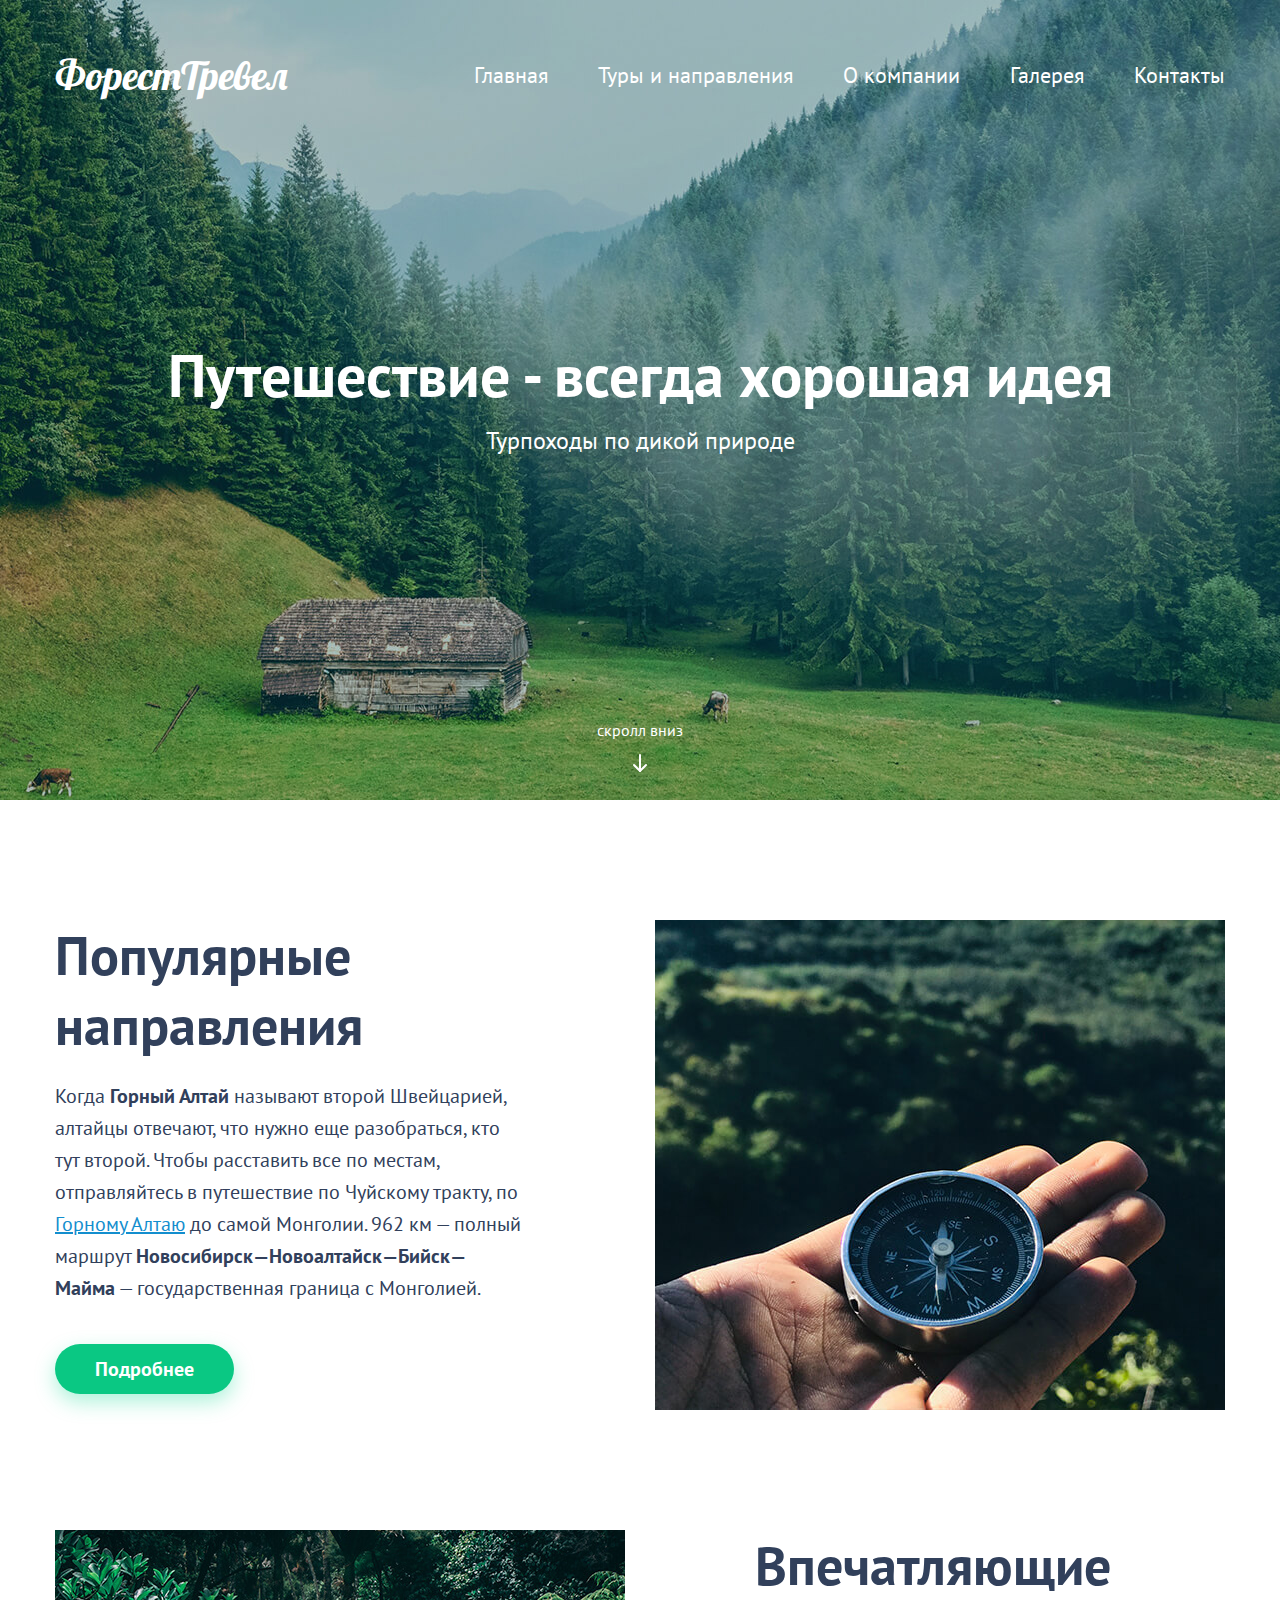
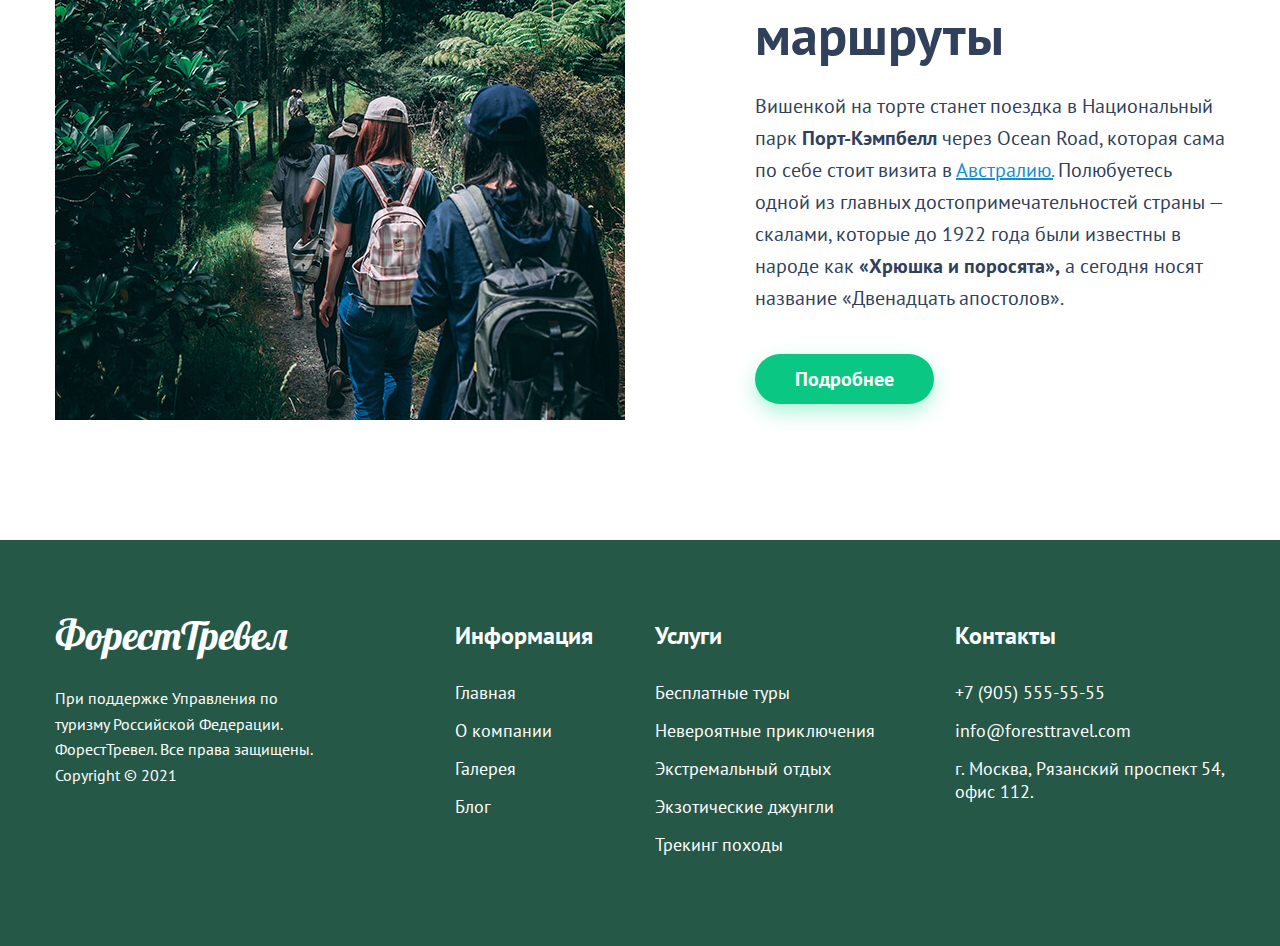
<file: main.html>
<!DOCTYPE html>
<html lang="ru">

<head>
    <meta charset="UTF-8">
    <meta http-equiv="X-UA-Compatible" content="IE=edge">
    <meta name="viewport" content="width=device-width, initial-scale=1.0">
    <meta name="description" content="Турпоходы по дикой природе от турагентства Форест Тревел">
    <meta name="keywords" content="турпоходы, лес, природа, турагентство, Форест Тревел">

    <meta property="og:url" content="http://cr42751.tmweb.ru/forest-trevel/main.html" />
    <meta property="og:type" content="website" />
    <meta property="og:title" content="Туристическое агентство Форест Тревел" />
    <meta property="og:description" content="Турпоходы по дикой природе" />
    <meta property="og:image" content="http://cr42751.tmweb.ru/forest-trevel/img/open-graph/open-graph.jpg"
    />

    <title>Туристическое агентство Форест Тревел</title>
    <link rel="apple-touch-icon" sizes="180x180" href=".//img/icons/apple-touch-icon.png">
    <link rel="icon" type="image/png" sizes="32x32" href="./img/icons/favicon-32x32.png">
    <link rel="icon" type="image/png" sizes="16x16" href="./img/icons/favicon-16x16.png">
    <link rel="manifest" href="./img/icons/site.webmanifest">
    <link rel="mask-icon" href="./img/icons/safari-pinned-tab.svg" color="#5bbad5">
    <link rel="shortcut icon" href="./img/icons/favicon.ico">
    <meta name="msapplication-TileColor" content="#da532c">
    <meta name="msapplication-config" content="./img/icons/browserconfig.xml">

    <meta name="theme-color" content="#ffffff">
    <link rel="stylesheet" href="./css/main.css">
    <link rel="stylesheet" href="./css/media.css">
    <link rel="preconnect" href="https://fonts.googleapis.com">
    <link rel="preconnect" href="https://fonts.gstatic.com" crossorigin>
    <link href="https://fonts.googleapis.com/css2?family=Lobster&family=PT+Sans:wght@400;700&display=swap"
        rel="stylesheet">
</head>

<body>
    <header class="header">
        <div class="header-top">
            <div class="logo header-logo"><a href="main.html">ФорестТревел</a>
            </div>
            <nav class="header-nav">
                <ul class="header-nav-list">
                    <li class="header-nav-list-item"><a href="#" class="header-nav-link">Главная</a></li>
                    <li class="header-nav-list-item"><a href="tours.html" class="header-nav-link">Туры и направления</a></li>
                    <li class="header-nav-list-item"><a href="#" class="header-nav-link">О компании</a></li>
                    <li class="header-nav-list-item"><a href="#" class="header-nav-link">Галерея</a></li>
                    <li class="header-nav-list-item"><a href="contacts.html" class="header-nav-link">Контакты</a></li>
                </ul>
                <div class="header-nav-button">
                    <img src="./img/icons/menu.svg" alt="menu">
                </div>
            </nav>
        </div>
        <div class="header-text">
            <h1 class="header-title">Путешествие - всегда хорошая идея</h1>
            <p>Турпоходы по дикой природе</p>
        </div>
        <a href="#scroll" class="header-scroll">cкролл вниз</a>
    </header>
    <main class="main" id="scroll">
        <div class="container">
            <!--main row-->
            <article class="main-row">
                <div class="main-content">
                    <div class="main-title-header">
                        <h2 class="main-title">Популярные направления</h2>
                    </div>
                    <div class="main-content-p">
                       <p>Когда <b>Горный Алтай</b> называют второй Швейцарией, алтайцы отвечают, что нужно еще
                            разобраться, кто тут второй. Чтобы расставить все по местам, отправляйтесь в путешествие по
                            Чуйскому тракту, по <a href="#">Горному Алтаю</a> до самой Монголии. 962 км — полный
                            маршрут <b>Новосибирск—Новоалтайск—Бийск—Майма</b> — государственная граница с Монголией.</p>
                    </div>
                    <a href="#" class="button">Подробнее</a>
                </div>
                <div class="main-image">
                    <img src="./img/compass.jpg" alt="Популярные направления">
                </div>
            </article>
            <!--//main row-->
            <!--main row-->
            <article class="main-row">
                <div class="main-content">
                    <div class="main-title-header">
                        <h2 class="main-title">Впечатляющие маршруты</h2>
                    </div>
                    <div class="main-content-p">
                        <p>Вишенкой на торте станет поездка в Национальный парк <b>Порт-Кэмпбелл</b> через Ocean Road,
                            которая сама по себе стоит визита в <a href="#">Австралию.</a> Полюбуетесь одной из главных
                            достопримечательностей страны — скалами, которые до 1922 года были известны в народе как
                            <b>«Хрюшка и поросята»,</b> а сегодня носят название «Двенадцать апостолов».
                        </p>
                    </div>
                    <a href="#" class="button">Подробнее</a>
                </div>
                <div class="main-image">
                    <img src="./img/tourists.jpg" alt="Популярные направления">
                </div>
            </article>
            <!--//main row-->
        </div>
    </main>

    <footer class="footer">
            <div class="container">
                <div class="footer-row">
                    <div class="footer-copyright">
                        <div class="footer-logo">
                            <div class="logo">ФорестТревел
                            </div>
                        </div>
                        <p class="footer-rights">При поддержке Управления по туризму Российской Федерации. ФорестТревел.
                            Все права защищены. Copyright © 2021</p>
                    </div>
                    <div class="footer-widgets-wrapper">
                        <div class="footer-widget footer-widget-info">
                            <h4 class="footer-widget-title">Информация</h4>
                            <ul class="footer-widget-list">
                                <li><a href="#">Главная</a></li>
                                <li><a href="#">О компании</a></li>
                                <li><a href="#">Галерея</a></li>
                                <li><a href="#">Блог</a></li>
                            </ul>
                        </div>
                        <div class="footer-widget footer-widget-services">
                            <h4 class="footer-widget-title">Услуги</h4>
                            <ul class="footer-widget-list">
                                <li><a href="#">Бесплатные туры</a></li>
                                <li><a href="#">Невероятные приключения</a></li>
                                <li><a href="#">Экстремальный отдых</a></li>
                                <li><a href="#">Экзотические джунгли</a></li>
                                <li><a href="#">Трекинг походы</a></li>
                            </ul>
                        </div>
                        <div class="footer-widget footer-widget-contacts">
                            <h4 class="footer-widget-title">Контакты</h4>
                            <ul class="footer-widget-list">
                                <li><a href="tel:+79055555555">+7 (905) 555-55-55</a></li>
                                <li><a href="mailto:info@foresttravel.com">info@foresttravel.com</a></li>
                                <li>г. Москва, Рязанский проспект 54, офис&nbsp;112.</li>
                            </ul>
                        </div>
                    </div>
                </div>
            </div>
    </footer>
</body>

</html>
</file>
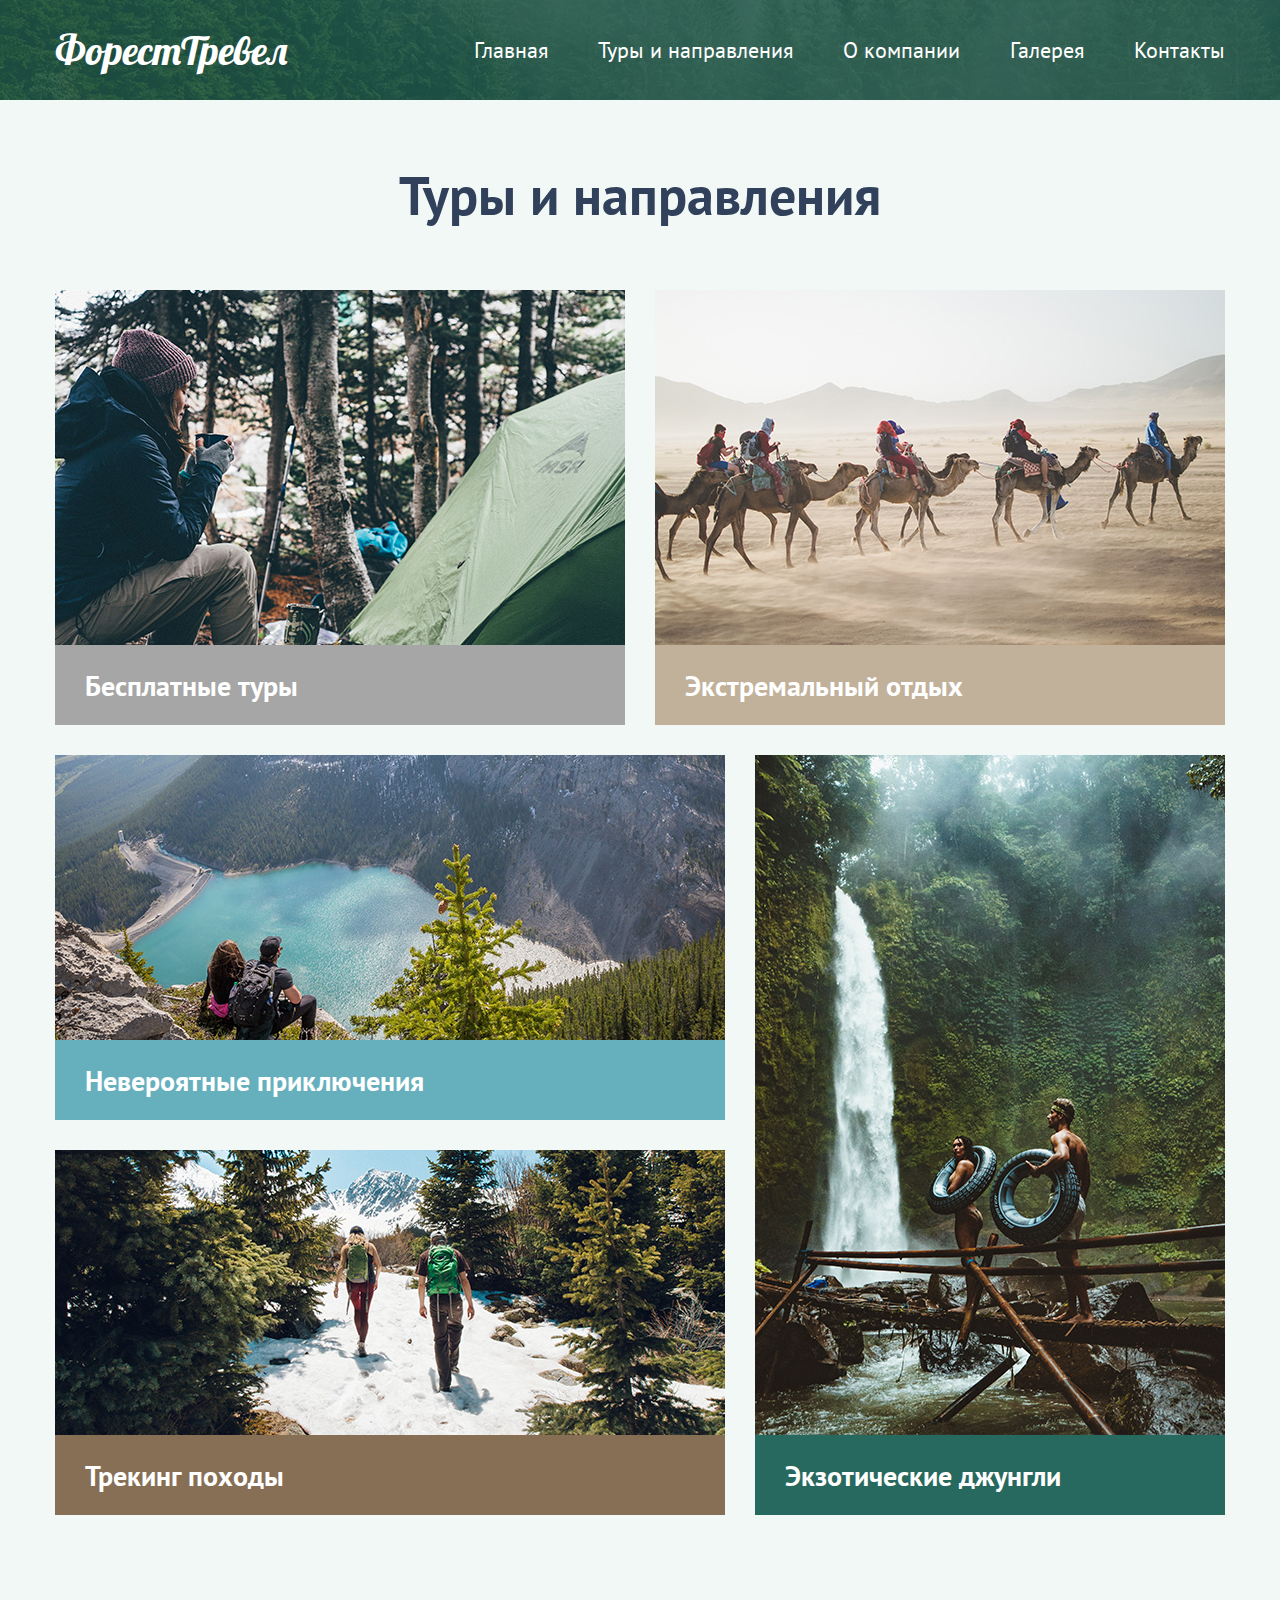
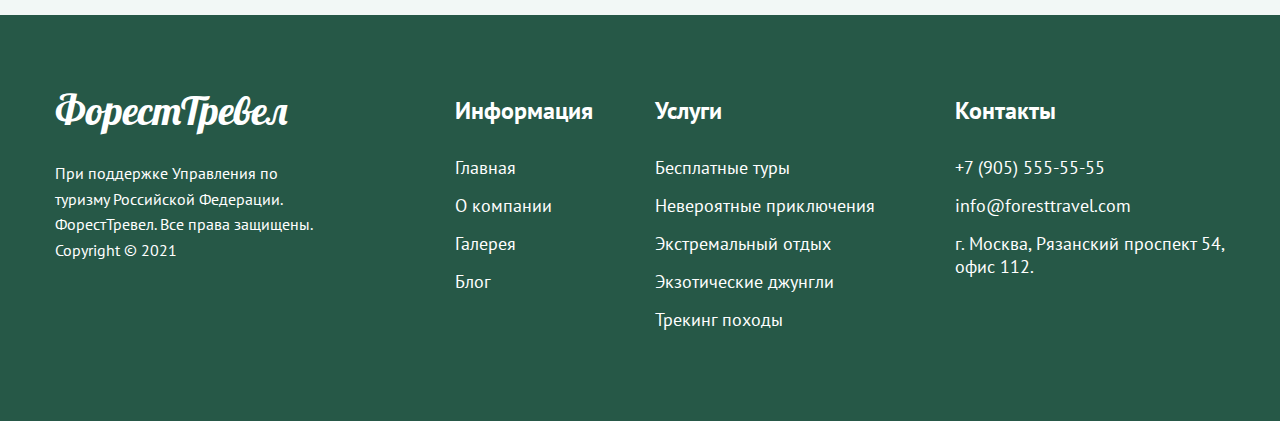
<file: tours.html>
<!DOCTYPE html>
<html lang="ru">

<head>
    <meta charset="UTF-8">
    <meta http-equiv="X-UA-Compatible" content="IE=edge">
    <meta name="viewport" content="width=device-width, initial-scale=1.0">
    <meta name="description" content="Бесплатные туры">
    <meta name="keywords" content="путешествие, отдых, курорт, путевка, отпуск">
    
    <link rel="apple-touch-icon" sizes="180x180" href=".//img/icons/apple-touch-icon.png">
    <link rel="icon" type="image/png" sizes="32x32" href="./img/icons/favicon-32x32.png">
    <link rel="icon" type="image/png" sizes="16x16" href="./img/icons/favicon-16x16.png">
    <link rel="manifest" href="./img/icons/site.webmanifest">
    <link rel="mask-icon" href="./img/icons/safari-pinned-tab.svg" color="#5bbad5">
    <link rel="shortcut icon" href="./img/icons/favicon.ico">
    <meta name="msapplication-TileColor" content="#da532c">
    <meta name="msapplication-config" content="./img/icons/browserconfig.xml">

    <title>Бесплатные туры - агентство Форест Тревел</title>
    <link rel="stylesheet" href="./css/main.css">
    <link rel="stylesheet" href="./css/media.css">
    <link rel="preconnect" href="https://fonts.googleapis.com">
    <link rel="preconnect" href="https://fonts.gstatic.com" crossorigin>
    <link href="https://fonts.googleapis.com/css2?family=Lobster&family=PT+Sans:wght@400;700&display=swap"
        rel="stylesheet">
</head>

<body class="bgcolor">
    <header class="header-inner">
        <div class="header-top">
            <div class="logo tours-logo"><a href="main.html">ФорестТревел</a>
            </div>
            <nav class="header-nav">
                <ul class="header-nav-list">
                    <li class="header-nav-list-item"><a href="main.html" class="header-nav-link">Главная</a></li>
                    <li class="header-nav-list-item"><a href="tours.html" class="header-nav-link">Туры и направления</a></li>
                    <li class="header-nav-list-item"><a href="#" class="header-nav-link">О компании</a></li>
                    <li class="header-nav-list-item"><a href="#" class="header-nav-link">Галерея</a></li>
                    <li class="header-nav-list-item"><a href="contacts.html" class="header-nav-link">Контакты</a></li>
                </ul>
                <div class="header-nav-button-tours">
                    <img src="./img/icons/menu.svg" alt="menu">
                </div>
            </nav>
        </div>
        
    </header>

    <main class="inner-page">
        <div class="container">
            <div class="inner-page-tours-header">
                <h1 class="main-title-header">Туры и направления</h1>
            </div>
            <div class="cards-wrapper">
                <div class="cards-top-row">
                    <a href="article-tours.html">
                        <div class="card-top-1 grow">
                            <img src="./img/tours/free-tours.jpg" alt="Бесплатные туры">
                            <div class="card-title-wrapper">
                                <h2 class="card-title">Бесплатные туры</h2>
                            </div>
                        </div>
                    </a>
                    <a href="article-extreme.html">
                        <div class="card-top-2 grow">
                        <img src="./img/tours/extreme.jpg" alt="Экстремальный отдых">
                        <div class="card-title-wrapper card-title-wrapper-sand-color">
                            <h2 class="card-title">Экстремальный отдых</h2>
                        </div>
                    </div>
                </a>
                    
                </div>
                <div class="cards-bottom-row">
                    <div class="card-left-row">
                        <a href="article-adventures.html">
                            <div class="card-left-1 grow">
                                <img src="./img/tours/adventures.jpg" alt="Невероятные приключения">
                                <div class="card-title-wrapper card-title-wrapper-ocean-color">
                                    <h2 class="card-title">Невероятные приключения</h2>
                                </div>
                            </div>
                        </a>
                        <a href="article-tracking.html">
                            <div class="card-left-2 grow">
                                <img src="./img/tours/tracking.jpg" alt="Трекинг походы">
                                <div class="card-title-wrapper card-title-wrapper-brown-color">
                                    <h2 class="card-title">Трекинг походы</h2>
                                </div>
                            </div>
                        </a>
                    </div>
                    <a href="article-exotic.html">
                        <div class="card-right grow">
                            <img src="./img/tours/exotic.jpg" alt="Экзотические джунгли">
                            <div class="card-title-wrapper card-title-wrapper-green-color">
                                <h2 class="card-title">Экзотические джунгли</h2>
                            </div>
                        </div>
                    </a>
                    
                </div>
            </div>
        </div>
    </main>
    

    <footer class="footer">
        <div class="container">
            <div class="footer-row">
                <div class="footer-copyright">
                    <div class="footer-logo">
                        <div class="logo">ФорестТревел
                        </div>
                    </div>
                    <p class="footer-rights">При поддержке Управления по туризму Российской Федерации. ФорестТревел.
                        Все права защищены. Copyright © 2021</p>
                </div>
                <div class="footer-widgets-wrapper">
                    <div class="footer-widget footer-widget-info">
                        <h4 class="footer-widget-title">Информация</h4>
                        <ul class="footer-widget-list">
                            <li><a href="main.html">Главная</a></li>
                            <li><a href="#">О компании</a></li>
                            <li><a href="#">Галерея</a></li>
                            <li><a href="#">Блог</a></li>
                        </ul>
                    </div>
                    <div class="footer-widget footer-widget-services">
                        <h4 class="footer-widget-title">Услуги</h4>
                        <ul class="footer-widget-list">
                            <li><a href="#">Бесплатные туры</a></li>
                            <li><a href="#">Невероятные приключения</a></li>
                            <li><a href="#">Экстремальный отдых</a></li>
                            <li><a href="#">Экзотические джунгли</a></li>
                            <li><a href="#">Трекинг походы</a></li>
                        </ul>
                    </div>
                    <div class="footer-widget footer-widget-contacts">
                        <h4 class="footer-widget-title">Контакты</h4>
                        <ul class="footer-widget-list">
                            <li><a href="tel:+79055555555">+7 (905) 555-55-55</a></li>
                            <li><a href="mailto:info@foresttravel.com">info@foresttravel.com</a></li>
                            <li>г. Москва, Рязанский проспект 54, офис&nbsp;112.</li>
                        </ul>
                    </div>
                </div>
            </div>
        </div>
</footer>
</body>

</html>
</file>
<file: css/main.css>
*,
*::before,
*::after {
  -webkit-box-sizing: border-box;
          box-sizing: border-box;
}

html {
  scroll-behavior: smooth;
  height: 100%;
}

html,
body,
iframe,
p,
blockquote,
pre,
dl,
dt,
dd,
ol,
ul,
li,
h1,
h2,
h3,
h4,
h5,
h6,
ul,
fieldset,
legend {
  margin: 0;
  padding: 0;
  border: 0;
}

fieldset {
  border: none;
}

legend {
  display: block;
  width: 100%;
}

img {
  display: block;
  max-width: 100%;
  height: auto;
}

label {
  cursor: pointer;
}

.container {
  width: 1200px;
  padding-left: 15px;
  padding-right: 15px;
  margin: 0 auto;
  color: #31405b;
}

.inner-page {
  padding-top: 60px;
  padding-bottom: 100px;
}

.inner-page a {
  text-decoration: none;
  display: inline-block;
}

ul {
  list-style-type: none;
}

body {
  font-family: "PT Sans", sans-serif;
  height: 100%;
  color: #31405b;
  display: -webkit-box;
  display: -ms-flexbox;
  display: flex;
  -webkit-box-orient: vertical;
  -webkit-box-direction: normal;
      -ms-flex-direction: column;
          flex-direction: column;
}

body > * {
  -ms-flex-negative: 0;
      flex-shrink: 0;
}

.container {
  width: 1200px;
  padding-left: 15px;
  padding-right: 15px;
  margin: 0 auto;
  color: #31405b;
}

input {
  font-family: "PT Sans", sans-serif;
}

.bgcolor {
  background-color: #f2f8f6;
}

.main-title {
  font-weight: 700;
  font-size: 54px;
}

.button {
  display: inline-block;
  line-height: 50px;
  padding-left: 40px;
  padding-right: 40px;
  background: #0ac883;
  -webkit-box-shadow: 0px 8px 20px rgba(24, 219, 148, 0.35);
          box-shadow: 0px 8px 20px rgba(24, 219, 148, 0.35);
  border-radius: 50px;
  font-style: normal;
  font-weight: bold;
  font-size: 20px;
  text-align: center;
  text-decoration: none;
  color: #ffffff;
  -webkit-transition: background-color 0.5s;
  transition: background-color 0.5s;
  border: none;
  cursor: pointer;
  outline: none;
}

.button:hover {
  background-color: teal;
}

.header {
  height: 800px;
  padding-top: 50px;
  background-color: #295549;
  background: url("../img/header/header.jpg");
  background-position: center;
  background-size: cover;
  color: #ffffff;
  position: relative;
  -ms-flex-negative: 0;
      flex-shrink: 0;
}

.header-inner {
  height: 100px;
  padding-top: 25px;
  background-color: #295549;
  background: url("../img/header/header-small-bg.jpg");
  background-position: center;
  background-size: cover;
  color: #ffffff;
  -ms-flex-negative: 0;
      flex-shrink: 0;
}

.header-top {
  margin: 0 auto;
  width: 1170px;
  display: -webkit-box;
  display: -ms-flexbox;
  display: flex;
  -webkit-box-pack: justify;
      -ms-flex-pack: justify;
          justify-content: space-between;
  -webkit-box-align: center;
      -ms-flex-align: center;
          align-items: center;
}

.logo a {
  text-decoration: none;
  color: #ffffff;
}

.header-nav {
  font-size: 22px;
}

.header-nav-button {
  display: none;
}

.header-nav-button-tours {
  display: none;
}

.header-nav-list {
  display: -webkit-box;
  display: -ms-flexbox;
  display: flex;
  -webkit-box-pack: justify;
      -ms-flex-pack: justify;
          justify-content: space-between;
  list-style-type: none;
}

.header-nav-list-item:not(:last-child) {
  margin-right: 50px;
}

.header-nav-link {
  text-decoration: none;
  color: #ffffff;
  -webkit-transition: text-shadow 0.5s;
  transition: text-shadow 0.5s;
}

.header-nav-link:hover {
  color: whitesmoke;
  text-shadow: 5px 5px 10px white;
}

.header-text {
  width: 1170px;
  text-align: center;
  position: absolute;
  top: 50%;
  left: 50%;
  -webkit-transform: translate(-50%, -50%);
          transform: translate(-50%, -50%);
}

.header-title {
  font-weight: bold;
  font-size: 60px;
  margin-bottom: 20px;
  line-height: 1;
}

.header-text p {
  font-weight: normal;
  font-size: 24px;
}

.header-scroll {
  display: inline-block;
  height: 55px;
  padding-bottom: 35px;
  color: #ffffff;
  font-weight: normal;
  font-size: 16px;
  position: absolute;
  bottom: 25px;
  left: 50%;
  -webkit-transform: translateX(-50%);
          transform: translateX(-50%);
  text-decoration: none;
}

.header-scroll::after {
  position: absolute;
  bottom: 0;
  left: 50%;
  -webkit-transform: translateX(-50%);
          transform: translateX(-50%);
  display: inline-block;
  content: "";
  width: 24px;
  height: 24px;
  background-image: url("../img/arrow-down.svg");
}

.logo {
  font-family: "Lobster", cursive;
  font-weight: normal;
  font-size: 40px;
  color: #ffffff;
}

.main {
  padding: 120px 0;
}

.main-row {
  display: -webkit-box;
  display: -ms-flexbox;
  display: flex;
  -webkit-box-pack: justify;
      -ms-flex-pack: justify;
          justify-content: space-between;
}

.main-row:not(:last-child) {
  margin-bottom: 120px;
}

.main-row:nth-child(even) {
  -webkit-box-orient: horizontal;
  -webkit-box-direction: reverse;
      -ms-flex-direction: row-reverse;
          flex-direction: row-reverse;
}

.main-title-header {
  margin-bottom: 20px;
  font-weight: bold;
  font-size: 54px;
}

.main-content {
  width: 470px;
}

.main-content-p {
  font-weight: normal;
  font-size: 20px;
  line-height: 1.6;
  margin-bottom: 40px;
}

.main-content-p a {
  color: #138ece;
}

.main-content-p p {
  margin-top: 0;
  margin-bottom: 20px;
}

.main-image {
  width: 570px;
}

.inner-page-tours {
  padding-top: 60px;
  padding-bottom: 98px;
}

.inner-page-tours-header {
  margin-bottom: 60px;
  text-align: center;
}

.footer {
  background-color: #265847;
  padding-top: 70px;
  padding-bottom: 90px;
  margin-top: auto;
}

.footer a {
  text-decoration: none;
  color: #ffffff;
}

.footer a:hover {
  text-decoration: underline;
}

.footer-row {
  display: -webkit-box;
  display: -ms-flexbox;
  display: flex;
  -webkit-box-pack: justify;
      -ms-flex-pack: justify;
          justify-content: space-between;
  color: #ffffff;
}

.footer-widgets-wrapper {
  display: -webkit-box;
  display: -ms-flexbox;
  display: flex;
  padding-top: 10px;
}

.footer-copyright {
  width: 270px;
}

.footer-logo {
  margin-bottom: 26px;
}

.footer-rights {
  font-weight: normal;
  font-size: 16px;
  line-height: 1.6;
}

.footer-widget-info {
  width: 170px;
}

.footer-widget-services,
.footer-widget-contacts {
  width: 270px;
}

.footer-widget:not(:last-child) {
  margin-right: 30px;
}

.footer-widget-title {
  font-weight: bold;
  font-size: 24px;
  margin-bottom: 30px;
}

.footer-widget-list {
  font-size: 18px;
}

.footer-widget-list li:not(:last-child) {
  margin-bottom: 15px;
}

.cards-top-row {
  display: -webkit-box;
  display: -ms-flexbox;
  display: flex;
  -webkit-box-pack: justify;
      -ms-flex-pack: justify;
          justify-content: space-between;
  margin-bottom: 30px;
}

.cards-left-row {
  display: -webkit-box;
  display: -ms-flexbox;
  display: flex;
  -webkit-box-orient: vertical;
  -webkit-box-direction: normal;
      -ms-flex-direction: column;
          flex-direction: column;
}

.card-left-row > * + * {
  margin-top: 30px;
}

.cards-bottom-row {
  display: -webkit-box;
  display: -ms-flexbox;
  display: flex;
  -webkit-box-pack: justify;
      -ms-flex-pack: justify;
          justify-content: space-between;
}

.card-top-1 {
  width: 570px;
  background-color: #a6a6a6;
}

.card-top-2 {
  width: 570px;
}

.card-left-1 {
  width: 670px;
}

.card-left-2 {
  width: 670px;
}

.card-right {
  width: 470px;
}

/* Card view */
.card-title-wrapper {
  display: -webkit-box;
  display: -ms-flexbox;
  display: flex;
  -webkit-box-align: center;
      -ms-flex-align: center;
          align-items: center;
  height: 80px;
  color: #ffffff;
  overflow: hidden;
  white-space: nowrap;
}

.card-title-wrapper-sand-color {
  background-color: #c1b19b;
}

.card-title-wrapper-ocean-color {
  background-color: #66b0be;
}

.card-title-wrapper-brown-color {
  background-color: #876f56;
}

.card-title-wrapper-green-color {
  background-color: #27695e;
}

.card-title {
  font-weight: bold;
  font-size: 28px;
  padding-left: 30px;
  padding-right: 30px;
  text-overflow: ellipsis;
  width: 100%;
  overflow: hidden;
}

/* Article page */
.row-article-page {
  display: -webkit-box;
  display: -ms-flexbox;
  display: flex;
  -webkit-box-pack: justify;
      -ms-flex-pack: justify;
          justify-content: space-between;
}

.inner-page-nav {
  width: 270px;
  -ms-flex-negative: 0;
      flex-shrink: 0;
  -webkit-box-flex: 0;
      -ms-flex-positive: 0;
          flex-grow: 0;
}

.article {
  width: 770px;
  -ms-flex-negative: 0;
      flex-shrink: 0;
  -webkit-box-flex: 0;
      -ms-flex-positive: 0;
          flex-grow: 0;
  font-size: 20px;
  line-height: 1.6;
}

.article-page-nav-title {
  font-weight: 700;
  font-size: 28px;
  color: #31405b;
  margin-bottom: 34px;
}

.article-page-nav-list {
  border-top: 1px solid #d6d9d8;
  font-size: 20px;
}

.article-page-nav-list li {
  border-bottom: 1px solid #d6d9d8;
}

.article p a {
  font-weight: normal;
  color: #138ece;
  text-decoration: none;
}

.article-page-nav-list a {
  display: block;
  padding-top: 14px;
  padding-bottom: 14px;
  font-weight: normal;
  color: #138ece;
  text-decoration: none;
}

.article-page-nav-list a.active {
  font-weight: 700;
  color: #e04e4e;
}

.article-page-nav-list a:hover {
  color: #e04e4e;
}

.article h1,
.article h2,
.article h3,
.article h4,
.article h5,
.article h6 {
  margin-bottom: 15px;
  font-style: normal;
  font-weight: 700;
  line-height: 1.2;
  color: #31405b;
}

.article h1 {
  margin-top: -5px;
  margin-bottom: 40px;
  font-size: 54px;
}

.article h2 {
  font-size: 32px;
}

.article h3 {
  font-size: 26px;
}

.article h4 {
  font-size: 22px;
}

.article h5 {
  font-size: 20px;
}

.article h6 {
  font-size: 18px;
}

.article p {
  margin-bottom: 15px;
  font-style: normal;
  color: #31405b;
}

/*article > *:last-child {
  margin-bottom: 0px;
}*/
.article img {
  margin-bottom: 40px;
  margin-top: 40px;
}

/* Contacts */
.contacts-header {
  margin-bottom: 40px;
}

.contacts-row {
  display: -webkit-box;
  display: -ms-flexbox;
  display: flex;
  -webkit-box-pack: justify;
      -ms-flex-pack: justify;
          justify-content: space-between;
  -webkit-box-align: start;
      -ms-flex-align: start;
          align-items: flex-start;
}

.contact-info {
  width: 470px;
}

.contact-block + .contact-block {
  margin-top: 40px;
}

.contact-block-title {
  color: #31405b;
  font-size: 28px;
  font-weight: 700;
  margin-bottom: 20px;
}

.contact-block-body {
  font-weight: normal;
  font-size: 20px;
  color: #31405b;
}

.contact-block-map-tablet {
  display: none;
}

.contact-block-map-mobile {
  display: none;
}

.contact-block-map-mobile-xs {
  display: none;
}

.contact-block-body a {
  color: #138ece;
}

.contact-block-body a:hover {
  text-decoration: underline;
}

.contacts-list li {
  padding-left: 39px;
}

.contacts-list li:not(:last-child) {
  margin-bottom: 24px;
}

.contacts-list-icon {
  position: relative;
}

.contacts-list-icon::before {
  content: "";
  display: block;
  width: 24px;
  height: 24px;
  position: absolute;
  top: 0;
  left: 0;
}

.contacts-list-icon.phone::before {
  background-image: url(../img/contacts/tel.svg);
  background-repeat: no-repeat;
}

.contacts-list-icon.mail::before {
  background-image: url(../img/contacts/mail.svg);
  background-repeat: no-repeat;
}

.contacts-list-icon.pin::before {
  background-image: url(../img/contacts/pin.svg);
  background-repeat: no-repeat;
}

/* Contact form */
.form {
  width: 630px;
  background: #ffffff;
  -webkit-box-shadow: 0px 10px 20px rgba(211, 211, 211, 0.25);
          box-shadow: 0px 10px 20px rgba(211, 211, 211, 0.25);
  padding: 40px;
}

.form-title {
  font-weight: 700;
  font-size: 28px;
  margin-bottom: 20px;
}

.form-group {
  margin-bottom: 30px;
  font-size: 18px;
}

.form-group:last-of-type {
  margin-bottom: 35px;
}

.form-group-title {
  font-weight: 700;
  font-size: 20px;
  margin-bottom: 15px;
}

.form-group-row {
  display: -webkit-box;
  display: -ms-flexbox;
  display: flex;
  -webkit-box-pack: justify;
      -ms-flex-pack: justify;
          justify-content: space-between;
}

.form-group-row:not(:last-child) {
  margin-bottom: 10px;
}

.form-group-row > .input + .input {
  margin-left: 10px;
}

.input {
  width: 100%;
  height: 50px;
  padding: 0 20px;
  background: #eeeeee;
  border: 1px solid #c0c0c0;
  -webkit-box-sizing: border-box;
          box-sizing: border-box;
  border-radius: 6px;
  font-weight: normal;
  font-size: 18px;
  color: #31405b;
}

.input::-webkit-input-placeholder {
  color: rgba(49, 64, 91, 0.5);
}

.input:-ms-input-placeholder {
  color: rgba(49, 64, 91, 0.5);
}

.input::-ms-input-placeholder {
  color: rgba(49, 64, 91, 0.5);
}

.input::placeholder {
  color: rgba(49, 64, 91, 0.5);
}

.input:focus {
  outline: none;
  border: 2px solid #0ac883;
  -webkit-box-shadow: 0px 0px 10px 0 rgba(51, 148, 112, 0.5);
          box-shadow: 0px 0px 10px 0 rgba(51, 148, 112, 0.5);
}

/* Radio checkboxes */
.radio-row:not(:last-child) {
  display: -webkit-box;
  display: -ms-flexbox;
  display: flex;
  margin-bottom: 20px;
}

.custom-radio {
  position: relative;
  display: inline-block;
  -ms-flex-negative: 0;
      flex-shrink: 0;
  -webkit-box-align: start;
      -ms-flex-align: start;
          align-items: flex-start;
  width: 20px;
  height: 20px;
  background-color: #eeeeee;
  border: 1px solid #c0c0c0;
  border-radius: 50%;
  vertical-align: text-top;
  margin-right: 15px;
}

.custom-radio::before {
  content: "";
  display: inline-block;
  width: 12px;
  height: 12px;
  background: #2ab698;
  border-radius: 50%;
  position: absolute;
  left: 50%;
  top: 50%;
  -webkit-transform: translate(-50%, -50%) scale(0);
          transform: translate(-50%, -50%) scale(0);
  -webkit-transition: 0.2s ease-in;
  transition: 0.2s ease-in;
}

.real-radio {
  width: 0;
  height: 0;
  position: absolute;
  opacity: 0;
  z-index: -1;
  -webkit-appearance: none;
     -moz-appearance: none;
          appearance: none;
}

.real-radio:focus + .custom-radio {
  outline: none;
  border: 2px solid #0ac883;
  -webkit-box-shadow: 0px 0px 10px 0 rgba(51, 148, 112, 0.5);
          box-shadow: 0px 0px 10px 0 rgba(51, 148, 112, 0.5);
}

.real-radio:checked + .custom-radio::before {
  -webkit-transform: translate(-50%, -50%) scale(1);
          transform: translate(-50%, -50%) scale(1);
}

.checkbox-row {
  display: -webkit-box;
  display: -ms-flexbox;
  display: flex;
}

.checkbox-row:not(:last-child) {
  margin-bottom: 16px;
}

.custom-checkbox {
  position: relative;
  display: inline-block;
  -ms-flex-negative: 0;
      flex-shrink: 0;
  -webkit-box-align: start;
      -ms-flex-align: start;
          align-items: flex-start;
  width: 20px;
  height: 20px;
  background-color: #eeeeee;
  border: 1px solid #c0c0c0;
  border-radius: 2px;
  vertical-align: text-top;
  margin-right: 15px;
}

.custom-checkbox::before {
  content: "";
  display: inline-block;
  width: 17px;
  height: 17px;
  background-image: url(../img/icons/check.svg);
  background-repeat: no-repeat;
  position: absolute;
  left: 60%;
  top: 67%;
  -webkit-transform: translate(-50%, -50%) scale(0);
          transform: translate(-50%, -50%) scale(0);
  -webkit-transition: 0.2s ease-in;
  transition: 0.2s ease-in;
}

.real-checkbox {
  width: 0;
  height: 0;
  position: absolute;
  opacity: 0;
  z-index: -1;
  -webkit-appearance: none;
     -moz-appearance: none;
          appearance: none;
}

.real-checkbox:checked + .custom-checkbox::before {
  -webkit-transform: translate(-50%, -50%) scale(1);
          transform: translate(-50%, -50%) scale(1);
}

.real-checkbox:focus + .custom-checkbox {
  outline: none;
  border: 2px solid #0ac883;
  -webkit-box-shadow: 0px 0px 10px 0 rgba(51, 148, 112, 0.5);
          box-shadow: 0px 0px 10px 0 rgba(51, 148, 112, 0.5);
}

/* index html */
.project-title {
  margin-bottom: 20px;
}

.project-link {
  margin-bottom: 10px;
}

.project-link a {
  color: #138ece;
}

.project-link a:hover {
  color: palevioletred;
  text-decoration: underline;
}

.main-content-p.project {
  margin-bottom: 20px;
}

ul.project-list li {
  list-style-type: disc;
  font-size: 20px;
}

@media (max-width: 1199px) {
  .container {
    width: 900px;
    padding-left: 15px;
    padding-right: 15px;
  }

  .header {
    height: 591px;
    padding-top: 47px;
  }

  .header-top {
    width: auto;
    padding-left: 15px;
    padding-right: 15px;
  }

  .header-text {
    width: 900px;
    padding-left: 15px;
    padding-right: 15px;
  }

  .header-nav-button {
    padding-top: 6px;
    padding-right: 3px;
    display: inline-block;
    background: transparent;
    border: none;
  }

  .header-nav-button-tours {
    padding-top: 6px;
    padding-right: 3px;
    display: inline-block;
    background: transparent;
    border: none;
  }

  .header-nav-list {
    display: none;
  }

  .header-title {
    font-size: 52px;
    margin-bottom: 27px;
  }

  .header-scroll {
    font-size: 0;
  }

  /* main */
  .main {
    padding-top: 80px;
    padding-bottom: 80px;
  }

  .main-row:not(:last-child) {
    margin-bottom: 80px;
  }

  .main-title {
    font-size: 50px;
    line-height: 1;
  }

  .main-content {
    width: 420px;
  }

  .main-content-p {
    font-size: 18px;
    margin-bottom: 26px;
  }

  .main-image {
    width: 420px;
  }

  /* footer */
  .footer {
    padding-top: 50px;
    padding-bottom: 50px;
  }

  .footer-widgets-wrapper {
    padding-top: 10px;
  }

  .footer-widget:not(:last-child) {
    margin-right: 54px;
  }

  .footer-widget-services {
    display: none;
  }

  .footer-widget-title {
    margin-bottom: 20px;
  }

  .footer-logo {
    margin-bottom: 0px;
  }

  .footer-logo .logo {
    font-size: 30px;
    margin-bottom: 20px;
  }

  .footer-copyright {
    width: 195px;
  }

  .footer-copyright p {
    font-size: 14px;
  }

  /* TOURS PAGE*/
  .footer {
    margin-top: 0px;
  }

  .main-title-header {
    font-size: 50px;
  }

  .inner-page {
    padding-bottom: 60px;
  }

  .inner-page-tours-header {
    margin-bottom: 40px;
  }

  /* Cards */
  .cards-top-row img {
    height: 240px;
    width: 420px;
  }

  .card-top-1 {
    width: 420px;
  }

  .card-top-2 {
    width: 420px;
  }

  .card-left-1 {
    width: 495px;
  }

  .card-left-2 {
    width: 495px;
  }

  .card-right {
    width: 345px;
    height: auto;
  }

  .card-right img {
    height: 510px;
  }

  .card-title-wrapper {
    height: 60px;
  }

  .card-title {
    font-size: 24px;
    padding-left: 20px;
    padding-right: 20px;
  }

  /* ARTICLE PAGE */
  .inner-page-article {
    padding-top: 48px;
    padding-bottom: 50px;
  }

  .article {
    width: 570px;
    font-size: 18px;
  }

  .article h1 {
    font-size: 50px;
    margin-bottom: 25px;
  }

  .article h2 {
    margin-bottom: 25px;
    margin-top: 33px;
  }

  .article h3 {
    margin-bottom: 19px;
    margin-top: 29px;
  }

  .article h4 {
    margin-bottom: 19px;
    margin-top: 20px;
  }

  .article img {
    margin-bottom: 30px;
    margin-top: 30px;
  }

  .inner-page-nav-article a {
    font-size: 18px;
  }

  /* CONTACTS PAGE */
  .inner-page-contacts {
    padding-top: 40px;
    padding-bottom: 40px;
  }

  .contacts-row {
    -webkit-box-orient: vertical;
    -webkit-box-direction: normal;
        -ms-flex-direction: column;
            flex-direction: column;
    -webkit-box-align: initial;
        -ms-flex-align: initial;
            align-items: initial;
  }

  .contacts-logo {
    font-size: 30px;
  }

  .contact-info {
    display: -webkit-box;
    display: -ms-flexbox;
    display: flex;
    -webkit-box-pack: justify;
        -ms-flex-pack: justify;
            justify-content: space-between;
    width: auto;
    margin-bottom: 35px;
  }

  .contact-block-map {
    display: none;
  }

  .contact-block-map-tablet {
    display: block;
  }

  .contacts-header {
    margin-bottom: 46px;
  }

  .main-title {
    font-size: 50px;
  }

  .contact-block-title {
    font-size: 24px;
    margin-bottom: 25px;
  }

  .contact-block-body {
    font-size: 18px;
  }

  .contact-block + .contact-block {
    margin-top: 0px;
  }

  .form {
    width: auto;
  }
}
@media (max-width: 899px) {
  .container {
    width: 600px;
  }

  .header-top {
    width: auto;
  }

  .header-text {
    width: 100%;
  }

  .header-title {
    font-size: 40px;
    line-height: 1;
  }

  .header-text {
    top: 48%;
  }

  .header-text p {
    font-size: 20px;
  }

  .header-nav-button-tours {
    padding-right: 13px;
  }

  /* main */
  .main {
    padding-top: 60px;
    padding-bottom: 60px;
  }

  .main .container {
    width: 100%;
  }

  .main-content {
    width: auto;
  }

  .main-row {
    -webkit-box-orient: horizontal;
    -webkit-box-direction: reverse;
        -ms-flex-direction: row-reverse;
            flex-direction: row-reverse;
  }

  .main-row:not(:last-child) {
    margin-bottom: 60px;
  }

  .main-title {
    font-size: 42px;
  }

  .main-content-p {
    font-size: 16px;
  }

  .main-image {
    width: 170px;
    height: 393px;
    margin-right: 30px;
    -ms-flex-negative: 0;
        flex-shrink: 0;
  }

  .main-image img {
    -o-object-fit: cover;
       object-fit: cover;
    width: 100%;
    height: 100%;
  }

  .button {
    height: 46px;
    width: 159px;
    line-height: 46px;
    font-size: 18px;
    padding-left: 30px;
    padding-right: 30px;
  }

  /* footer */
  .footer {
    padding-top: 40px;
    padding-bottom: 40px;
  }

  .footer-row {
    -ms-flex-wrap: wrap;
        flex-wrap: wrap;
  }

  .footer-copyright {
    -webkit-box-ordinal-group: 2;
        -ms-flex-order: 1;
            order: 1;
  }

  .footer-widgets-wrapper {
    width: 100%;
    padding-top: 0px;
  }

  .footer-widget:not(:last-child) {
    margin-right: 30px;
  }

  .footer-widgets-wrapper > * {
    width: calc(50% - 15px);
    margin-bottom: 50px;
  }

  .footer-widget-title {
    margin-bottom: 20px;
  }

  .footer-copyright {
    width: auto;
  }

  .footer-logo .logo {
    margin-bottom: 20px;
  }

  /* TOURS PAGE */
  .inner-page {
    padding-top: 40px;
    padding-bottom: 40px;
  }

  .header-inner {
    height: 80px;
    padding-top: 15px;
  }

  .header-top .tours-logo {
    font-size: 30px;
  }

  .main-title-header {
    font-size: 41px;
  }

  /* Cards */
  .cards-top-row {
    -webkit-box-orient: vertical;
    -webkit-box-direction: normal;
        -ms-flex-direction: column;
            flex-direction: column;
  }

  .cards-top-row > *:not(:last-child) {
    margin-bottom: 30px;
  }

  .cards-bottom-row > *:not(:last-child) {
    margin-bottom: 30px;
  }

  .cards-bottom-row {
    -webkit-box-orient: vertical;
    -webkit-box-direction: normal;
        -ms-flex-direction: column;
            flex-direction: column;
    -webkit-box-pack: justify;
        -ms-flex-pack: justify;
            justify-content: space-between;
  }

  .card-top-1,
  .card-top-2,
  .card-left-1,
  .card-left-2,
  .card-right {
    width: 570px;
  }

  .cards-top-row img,
  .cards-bottom-row img {
    width: 570px;
    -o-object-fit: cover;
       object-fit: cover;
  }

  .card-left-row img {
    height: 210px;
  }

  .card-right img {
    height: 210px;
    -o-object-fit: cover;
       object-fit: cover;
  }

  .card-title {
    padding-left: 25px;
    padding-right: 25px;
  }

  /* ARTICLE PAGE */
  .row-article-page {
    -webkit-box-orient: vertical;
    -webkit-box-direction: reverse;
        -ms-flex-direction: column-reverse;
            flex-direction: column-reverse;
  }

  .article-logo {
    font-size: 30px;
  }

  .article h1 {
    font-size: 42px;
  }

  .article h2 {
    margin-bottom: 15px;
  }

  .article {
    font-size: 16px;
    margin-bottom: 30px;
  }

  .inner-page-article {
    padding-top: 30px;
    padding-bottom: 45px;
  }

  .article img {
    margin-bottom: 20px;
    margin-top: 24px;
  }

  .article-page-nav-title {
    margin-bottom: 20px;
  }

  .inner-page-nav-article {
    width: auto;
  }

  /* CONTACTS PAGE */
  .inner-page-contacts {
    padding-top: 50px;
  }

  .contacts-header {
    margin-bottom: 32px;
  }

  .contact-info {
    -webkit-box-orient: vertical;
    -webkit-box-direction: normal;
        -ms-flex-direction: column;
            flex-direction: column;
  }

  .contact-block + .contact-block {
    margin-top: 40px;
  }

  .main-title-contacts {
    font-size: 42px;
  }

  .contact-block-map-tablet {
    display: none;
  }

  .contact-block-map-mobile {
    display: block;
  }

  .form {
    padding: 30px;
  }

  .button-form {
    font-size: 18px;
    width: auto;
  }
}
@media (max-width: 599px) {
  .container {
    width: 320px;
  }

  .header-top {
    width: auto;
  }

  .header-text {
    width: 100%;
  }

  .logo {
    font-size: 30px;
  }

  .header-text {
    top: 52%;
  }

  .header-title {
    font-size: 32px;
    margin-bottom: 10px;
  }

  .header-text p {
    font-size: 18px;
  }

  /* main */
  .main {
    padding-top: 40px;
    padding-bottom: 40px;
  }

  .main-content {
    width: 100%;
  }

  .main-title {
    font-size: 34px;
  }

  .main-title-header {
    font-size: 28px;
  }

  .main-image {
    width: auto;
    height: 150px;
    margin-right: 0;
    margin-bottom: 20px;
  }

  .main-image img {
    -o-object-fit: cover;
       object-fit: cover;
    width: 100%;
    height: 100%;
  }

  .main-row {
    -webkit-box-orient: vertical;
    -webkit-box-direction: reverse;
        -ms-flex-direction: column-reverse;
            flex-direction: column-reverse;
  }

  .main-row:nth-child(even) {
    -webkit-box-orient: vertical;
    -webkit-box-direction: reverse;
        -ms-flex-direction: column-reverse;
            flex-direction: column-reverse;
  }

  .main-row:not(:last-child) {
    margin-bottom: 43px;
  }

  /* footer */
  .footer {
    text-align: center;
  }

  .footer-row {
    -webkit-box-orient: vertical;
    -webkit-box-direction: normal;
        -ms-flex-direction: column;
            flex-direction: column;
  }

  .footer-widgets-wrapper {
    -webkit-box-orient: vertical;
    -webkit-box-direction: normal;
        -ms-flex-direction: column;
            flex-direction: column;
    -webkit-box-align: center;
        -ms-flex-align: center;
            align-items: center;
  }

  .footer-widget-services {
    display: block;
  }

  .footer-widgets-wrapper > * {
    width: 100%;
    margin-bottom: 50px;
  }

  .footer-widget {
    margin-bottom: 45px;
  }

  .footer-widget-list li:not(:last-child) {
    margin-bottom: 10px;
  }

  .footer-widget-contacts .footer-widget-list li:not(:last-child) {
    margin-bottom: 15px;
  }

  .footer-widget:not(:last-child) {
    margin-right: 0px;
  }

  .footer-widget-title {
    margin-bottom: 10px;
    font-size: 20px;
  }

  .footer-widget-list {
    font-size: 16px;
  }

  .footer-rights {
    font-size: 14px;
  }

  .footer-copyright {
    text-align: center;
    -webkit-box-align: center;
        -ms-flex-align: center;
            align-items: center;
    width: auto;
  }

  .footer-logo .logo {
    margin-bottom: 10px;
  }

  /* TOURS PAGE */
  .header-top {
    padding-top: 5px;
  }

  .header-nav-button-tours {
    padding-right: 5px;
  }

  .inner-page {
    padding-top: 33px;
  }

  /* Cards */
  .card-title {
    font-size: 20px;
    padding-left: 15px;
    padding-right: 15px;
  }

  .card-top-1,
  .card-top-2,
  .card-left-1,
  .card-left-2,
  .card-right {
    width: 290px;
  }

  .cards-top-row img,
  .cards-bottom-row img {
    width: 290px;
    -o-object-fit: cover;
       object-fit: cover;
  }

  .card-left-row img {
    height: 210px;
  }

  .card-right img {
    height: 210px;
    -o-object-fit: cover;
       object-fit: cover;
  }

  .card-title-wrapper {
    height: 50px;
  }

  .cards-bottom-row > *:not(:last-child) {
    margin-bottom: 20px;
  }

  .cards-top-row {
    margin-bottom: 20px;
  }

  .cards-top-row > *:not(:last-child) {
    margin-bottom: 20px;
  }

  .card-left-row > * + * {
    margin-top: 20px;
  }

  .inner-page-tours-header {
    margin-bottom: 30px;
  }

  /* ARTICLE PAGE */
  .header-top {
    padding-top: 0px;
  }

  .article {
    width: 290px;
  }

  .article h1 {
    font-size: 28px;
    margin-bottom: 16px;
  }

  .article h2 {
    margin-top: 15px;
    margin-bottom: 16px;
    line-height: 1;
  }

  .article h3 {
    margin-top: 15px;
    margin-bottom: 16px;
    line-height: 1;
  }

  .article h4 {
    width: 280px;
    margin-top: 15px;
    margin-bottom: 16px;
    line-height: 1.6;
  }

  .article p {
    margin-bottom: 23px;
  }

  .article-page-nav-title {
    font-size: 22px;
    margin-bottom: 15px;
  }

  .inner-page-nav-article a {
    font-size: 16px;
  }

  .article-page-nav-list a {
    padding-top: 7px;
    padding-bottom: 7px;
  }

  .inner-page-article {
    padding-top: 26px;
  }

  /* CONTACTS PAGE */
  .inner-page-contacts {
    padding-top: 40px;
    padding-bottom: 40px;
  }

  .contact-block-map-mobile {
    display: none;
  }

  .contact-block-map-mobile-xs {
    display: block;
  }

  .main-title-contacts {
    font-size: 28px;
  }

  .contacts-header {
    margin-bottom: 30px;
  }

  .contact-block-title {
    font-size: 20px;
    margin-bottom: 16px;
  }

  .contact-block-body {
    font-size: 16px;
  }

  .form-group-row {
    -webkit-box-orient: vertical;
    -webkit-box-direction: normal;
        -ms-flex-direction: column;
            flex-direction: column;
  }

  .input {
    padding: 0 15px;
  }

  .form-group-row > .input {
    margin-bottom: 10px;
  }

  .form-group-row > .input + .input {
    margin-left: 0px;
  }

  .form-group-row:not(:last-child) {
    margin-bottom: 0px;
  }

  .form {
    padding: 20px 15px 30px 15px;
  }

  .form-title {
    font-size: 24px;
  }

  .form-group {
    font-size: 16px;
    margin-bottom: 10px;
  }

  .form-group:last-of-type {
    margin-bottom: 22px;
    margin-top: 20px;
  }

  .form-group-title {
    font-size: 18px;
    margin-bottom: 10px;
  }

  .contacts-list li {
    padding-left: 33px;
  }

  .contact-block + .contact-block {
    margin-top: 30px;
  }

  .radio-row:not(:last-child) {
    margin-bottom: 10px;
  }

  .checkbox-row:not(:last-child) {
    margin-bottom: 23px;
  }

  .checkbox-row {
    padding-right: 5px;
  }

  .button-form {
    width: 210px;
  }
}
/*# sourceMappingURL=main.css.map */
</file>
<file: css/media.css>
/* BREAKPOINNTS */

/* TABLET 1199px and less */

@media (max-width: 1199px) {
  .container {
    width: 900px;
    padding-left: 15px;
    padding-right: 15px;
  }

  .header {
    height: 591px;
    padding-top: 47px;
  }

  .header-top {
    width: auto;
    padding-left: 15px;
    padding-right: 15px;
  }

  .header-text {
    width: 900px;
    padding-left: 15px;
    padding-right: 15px;
  }

  .header-nav-button {
    padding-top: 6px;
    padding-right: 3px;
    display: inline-block;
    background: transparent;
    border: none;
  }

  .header-nav-button-tours {
    padding-top: 6px;
    padding-right: 3px;
    display: inline-block;
    background: transparent;
    border: none;
  }

  .header-nav-list {
    display: none;
  }

  .header-title {
    font-size: 52px;
    margin-bottom: 27px;
  }

  .header-scroll {
    font-size: 0;
  }

  /* main */

  .main {
    padding-top: 80px;
    padding-bottom: 80px;
  }

  .main-row:not(:last-child) {
    margin-bottom: 80px;
  }

  .main-title {
    font-size: 50px;
    line-height: 1;
  }

  .main-content {
    width: 420px;
  }

  .main-content-p {
    font-size: 18px;

    margin-bottom: 26px;
  }

  .main-image {
    width: 420px;
  }

  /* footer */

  .footer {
    padding-top: 50px;
    padding-bottom: 50px;
  }

  .footer-widgets-wrapper {
    padding-top: 10px;
  }

  .footer-widget:not(:last-child) {
    margin-right: 54px;
  }

  .footer-widget-services {
    display: none;
  }

  .footer-widget-title {
    margin-bottom: 20px;
  }

  .footer-logo {
    margin-bottom: 0px;
  }

  .footer-logo .logo {
    font-size: 30px;
    margin-bottom: 20px;
  }
  .footer-copyright {
    width: 195px;
  }

  .footer-copyright p {
    font-size: 14px;
  }

  /* TOURS PAGE*/

  .footer {
    margin-top: 0px;
  }

  .main-title-header {
    font-size: 50px;
  }

  .inner-page {
    padding-bottom: 60px;
  }

  .inner-page-tours-header {
    margin-bottom: 40px;
  }

  /* Cards */

  .cards-top-row img {
    height: 240px;
    width: 420px;
  }

  .card-top-1 {
    width: 420px;
  }

  .card-top-2 {
    width: 420px;
  }

  .card-left-1 {
    width: 495px;
  }

  .card-left-2 {
    width: 495px;
  }

  .card-right {
    width: 345px;
    height: auto;
  }

  .card-right img {
    height: 510px;
  }

  .card-title-wrapper {
    height: 60px;
  }

  .card-title {
    font-size: 24px;
    padding-left: 20px;
    padding-right: 20px;
  }

  /* ARTICLE PAGE */

  .inner-page-article {
    padding-top: 48px;
    padding-bottom: 50px;
  }

  .article {
    width: 570px;
    font-size: 18px;
  }

  .article h1 {
    font-size: 50px;
    margin-bottom: 25px;
  }

  .article h2 {
    margin-bottom: 25px;
    margin-top: 33px;
  }

  .article h3 {
    margin-bottom: 19px;
    margin-top: 29px;
  }

  .article h4 {
    margin-bottom: 19px;
    margin-top: 20px;
  }

  .article img {
    margin-bottom: 30px;
    margin-top: 30px;
  }

  .inner-page-nav-article a {
    font-size: 18px;
  }

  /* CONTACTS PAGE */

  .inner-page-contacts {
    padding-top: 40px;
    padding-bottom: 40px;
  }
  .contacts-row {
    flex-direction: column;
    align-items: initial;
  }

  .contacts-logo {
    font-size: 30px;
  }

  .contact-info {
    display: flex;
    justify-content: space-between;
    width: auto;
    margin-bottom: 35px;
  }

  .contact-block-map {
    display: none;
  }

  .contact-block-map-tablet {
    display: block;
  }

  .contacts-header {
    margin-bottom: 46px;
  }

  .main-title {
    font-size: 50px;
  }

  .contact-block-title {
    font-size: 24px;
    margin-bottom: 25px;
  }

  .contact-block-body {
    font-size: 18px;
  }

  .contact-block + .contact-block {
    margin-top: 0px;
  }

  .form {
    width: auto;
  }
}

/* MOBILE 899px and less */

@media (max-width: 899px) {
  .container {
    width: 600px;
  }

  .header-top {
    width: auto;
  }

  .header-text {
    width: 100%;
  }

  .header-title {
    font-size: 40px;
    line-height: 1;
  }

  .header-text {
    top: 48%;
  }

  .header-text p {
    font-size: 20px;
  }

  .header-nav-button-tours {
    padding-right: 13px;
  }

  /* main */

  .main {
    padding-top: 60px;
    padding-bottom: 60px;
  }

  .main .container {
    width: 100%;
  }

  .main-content {
    width: auto;
  }

  .main-row {
    flex-direction: row-reverse;
  }
  .main-row:not(:last-child) {
    margin-bottom: 60px;
  }

  .main-title {
    font-size: 42px;
  }

  .main-content-p {
    font-size: 16px;
  }

  .main-image {
    width: 170px;
    height: 393px;
    margin-right: 30px;
    flex-shrink: 0;
  }

  .main-image img {
    object-fit: cover;
    width: 100%;
    height: 100%;
  }

  .button {
    height: 46px;
    width: 159px;
    line-height: 46px;
    font-size: 18px;
    padding-left: 30px;
    padding-right: 30px;
  }

  /* footer */

  .footer {
    padding-top: 40px;
    padding-bottom: 40px;
  }

  .footer-row {
    flex-wrap: wrap;
  }

  .footer-copyright {
    order: 1;
  }

  .footer-widgets-wrapper {
    width: 100%;
    padding-top: 0px;
  }

  .footer-widget:not(:last-child) {
    margin-right: 30px;
  }

  .footer-widgets-wrapper > * {
    width: calc(50% - 15px);
    margin-bottom: 50px;
  }

  .footer-widget-title {
    margin-bottom: 20px;
  }

  .footer-copyright {
    width: auto;
  }

  .footer-logo .logo {
    margin-bottom: 20px;
  }

  /* TOURS PAGE */

  .inner-page {
    padding-top: 40px;
    padding-bottom: 40px;
  }
  .header-inner {
    height: 80px;
    padding-top: 15px;
  }

  .header-top .tours-logo {
    font-size: 30px;
  }

  .main-title-header {
    font-size: 41px;
  }

  /* Cards */

  .cards-top-row {
    flex-direction: column;
  }

  .cards-top-row > *:not(:last-child) {
    margin-bottom: 30px;
  }

  .cards-bottom-row > *:not(:last-child) {
    margin-bottom: 30px;
  }

  .cards-bottom-row {
    flex-direction: column;
    justify-content: space-between;
  }
  .card-top-1,
  .card-top-2,
  .card-left-1,
  .card-left-2,
  .card-right {
    width: 570px;
  }

  .cards-top-row img,
  .cards-bottom-row img {
    width: 570px;
    object-fit: cover;
  }

  .card-left-row img {
    height: 210px;
  }

  .card-right img {
    height: 210px;
    object-fit: cover;
  }

  .card-title {
    padding-left: 25px;
    padding-right: 25px;
  }

  /* ARTICLE PAGE */

  .row-article-page {
    flex-direction: column-reverse;
  }

  .article-logo {
    font-size: 30px;
  }

  .article h1 {
    font-size: 42px;
  }

  .article h2 {
    margin-bottom: 15px;
  }

  .article {
    font-size: 16px;
    margin-bottom: 30px;
  }

  .inner-page-article {
    padding-top: 30px;
    padding-bottom: 45px;
  }

  .article img {
    margin-bottom: 20px;
    margin-top: 24px;
  }

  .article-page-nav-title {
    margin-bottom: 20px;
  }

  .inner-page-nav-article {
    width: auto;
  }

  /* CONTACTS PAGE */

  .inner-page-contacts {
    padding-top: 50px;
  }

  .contacts-header {
    margin-bottom: 32px;
  }

  .contact-info {
    flex-direction: column;
  }

  .contact-block + .contact-block {
    margin-top: 40px;
  }

  .main-title-contacts {
    font-size: 42px;
  }

  .contact-block-map-tablet {
    display: none;
  }

  .contact-block-map-mobile {
    display: block;
  }

  .form {
    padding: 30px;
  }

  .button-form {
    font-size: 18px;
    width: auto;
  }
}

/* MOBILE XS 359px and less */

@media (max-width: 599px) {
  .container {
    width: 320px;
  }

  .header-top {
    width: auto;
  }

  .header-text {
    width: 100%;
  }

  .logo {
    font-size: 30px;
  }

  .header-text {
    top: 52%;
  }

  .header-title {
    font-size: 32px;
    margin-bottom: 10px;
  }

  .header-text p {
    font-size: 18px;
  }

  /* main */

  .main {
    padding-top: 40px;
    padding-bottom: 40px;
  }

  .main-content {
    width: 100%;
  }

  .main-title {
    font-size: 34px;
  }

  .main-title-header {
    font-size: 28px;
  }

  .main-image {
    width: auto;
    height: 150px;
    margin-right: 0;
    margin-bottom: 20px;
  }

  .main-image img {
    object-fit: cover;
    width: 100%;
    height: 100%;
  }

  .main-row {
    flex-direction: column-reverse;
  }

  .main-row:nth-child(even) {
    flex-direction: column-reverse;
  }

  .main-row:not(:last-child) {
    margin-bottom: 43px;
  }

  /* footer */

  .footer {
    text-align: center;
  }

  .footer-row {
    flex-direction: column;
  }

  .footer-widgets-wrapper {
    flex-direction: column;
    align-items: center;
  }

  .footer-widget-services {
    display: block;
  }

  .footer-widgets-wrapper > * {
    width: 100%;
    margin-bottom: 50px;
  }

  .footer-widget {
    margin-bottom: 45px;
  }

  .footer-widget-list li:not(:last-child) {
    margin-bottom: 10px;
  }

  .footer-widget-contacts .footer-widget-list li:not(:last-child) {
    margin-bottom: 15px;
  }

  .footer-widget:not(:last-child) {
    margin-right: 0px;
  }

  .footer-widget-title {
    margin-bottom: 10px;
    font-size: 20px;
  }

  .footer-widget-list {
    font-size: 16px;
  }

  .footer-rights {
    font-size: 14px;
  }

  .footer-copyright {
    text-align: center;
    align-items: center;
    width: auto;
  }

  .footer-logo .logo {
    margin-bottom: 10px;
  }

  /* TOURS PAGE */

  .header-top {
    padding-top: 5px;
  }

  .header-nav-button-tours {
    padding-right: 5px;
  }

  .inner-page {
    padding-top: 33px;
  }
  /* Cards */

  .card-title {
    font-size: 20px;
    padding-left: 15px;
    padding-right: 15px;
  }

  .card-top-1,
  .card-top-2,
  .card-left-1,
  .card-left-2,
  .card-right {
    width: 290px;
  }

  .cards-top-row img,
  .cards-bottom-row img {
    width: 290px;
    object-fit: cover;
  }

  .card-left-row img {
    height: 210px;
  }

  .card-right img {
    height: 210px;
    object-fit: cover;
  }

  .card-title-wrapper {
    height: 50px;
  }

  .cards-bottom-row > *:not(:last-child) {
    margin-bottom: 20px;
  }

  .cards-top-row {
    margin-bottom: 20px;
  }

  .cards-top-row > *:not(:last-child) {
    margin-bottom: 20px;
  }

  .card-left-row > * + * {
    margin-top: 20px;
  }

  .inner-page-tours-header {
    margin-bottom: 30px;
  }

  /* ARTICLE PAGE */

  .header-top {
    padding-top: 0px;
  }

  .article {
    width: 290px;
  }

  .article h1 {
    font-size: 28px;
    margin-bottom: 16px;
  }

  .article h2 {
    margin-top: 15px;
    margin-bottom: 16px;
    line-height: 1;
  }

  .article h3 {
    margin-top: 15px;
    margin-bottom: 16px;
    line-height: 1;
  }
  .article h4 {
    width: 280px;
    margin-top: 15px;
    margin-bottom: 16px;
    line-height: 1.6;
  }

  .article p {
    margin-bottom: 23px;
  }

  .article-page-nav-title {
    font-size: 22px;
    margin-bottom: 15px;
  }

  .inner-page-nav-article a {
    font-size: 16px;
  }

  .article-page-nav-list a {
    padding-top: 7px;
    padding-bottom: 7px;
  }

  .inner-page-article {
    padding-top: 26px;
  }

  /* CONTACTS PAGE */

  .inner-page-contacts {
    padding-top: 40px;
    padding-bottom: 40px;
  }

  .contact-block-map-mobile {
    display: none;
  }

  .contact-block-map-mobile-xs {
    display: block;
  }

  .main-title-contacts {
    font-size: 28px;
  }

  .contacts-header {
    margin-bottom: 30px;
  }

  .contact-block-title {
    font-size: 20px;
    margin-bottom: 16px;
  }

  .contact-block-body {
    font-size: 16px;
  }

  .form-group-row {
    flex-direction: column;
  }

  .input {
    padding: 0 15px;
  }

  .form-group-row > .input {
    margin-bottom: 10px;
  }

  .form-group-row > .input + .input {
    margin-left: 0px;
  }

  .form-group-row:not(:last-child) {
    margin-bottom: 0px;
  }

  .form {
    padding: 20px 15px 30px 15px;
  }

  .form-title {
    font-size: 24px;
  }

  .form-group {
    font-size: 16px;
    margin-bottom: 10px;
  }

  .form-group:last-of-type {
    margin-bottom: 22px;
    margin-top: 20px;
  }

  .form-group-title {
    font-size: 18px;
    margin-bottom: 10px;
  }

  .contacts-list li {
    padding-left: 33px;
  }

  .contact-block + .contact-block {
    margin-top: 30px;
  }

  .radio-row:not(:last-child) {
    margin-bottom: 10px;
  }

  .checkbox-row:not(:last-child) {
    margin-bottom: 23px;
  }

  .checkbox-row {
    padding-right: 5px;
  }
  .button-form {
    width: 210px;
  }
}
</file>
